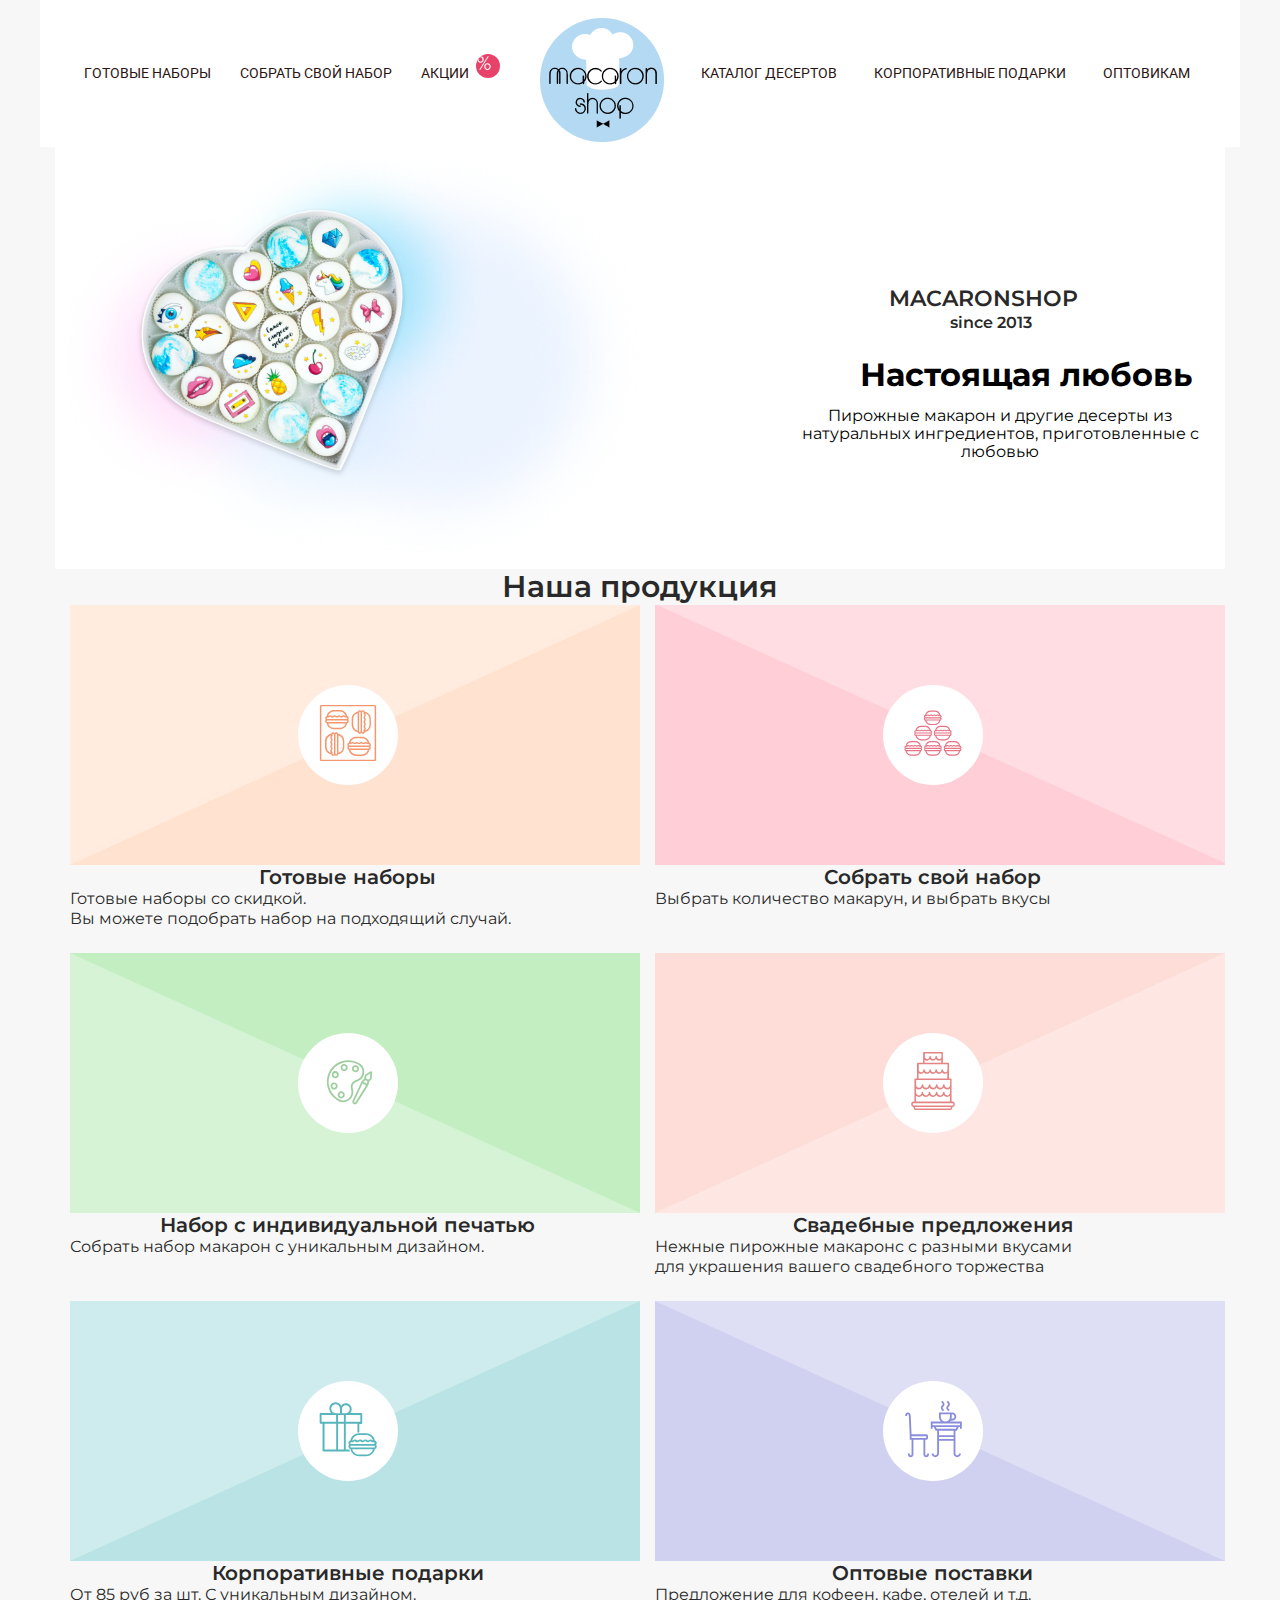
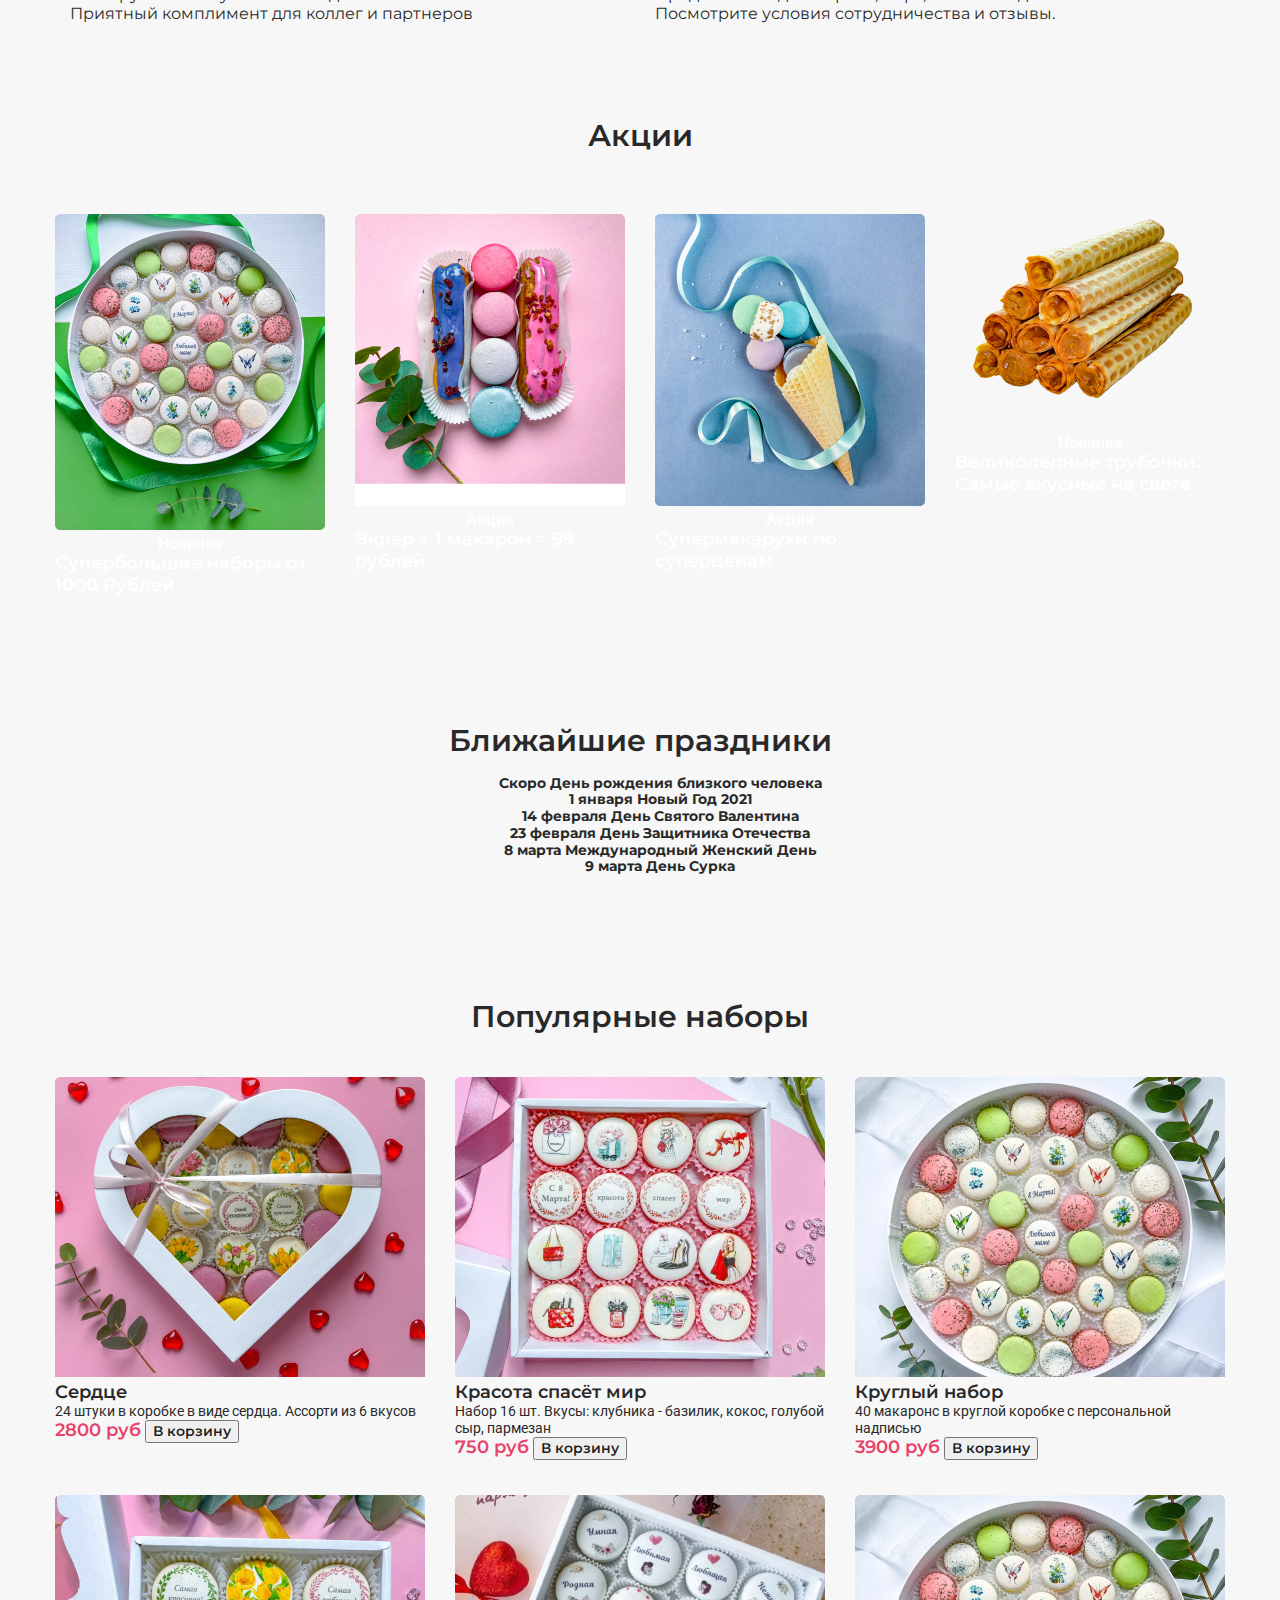
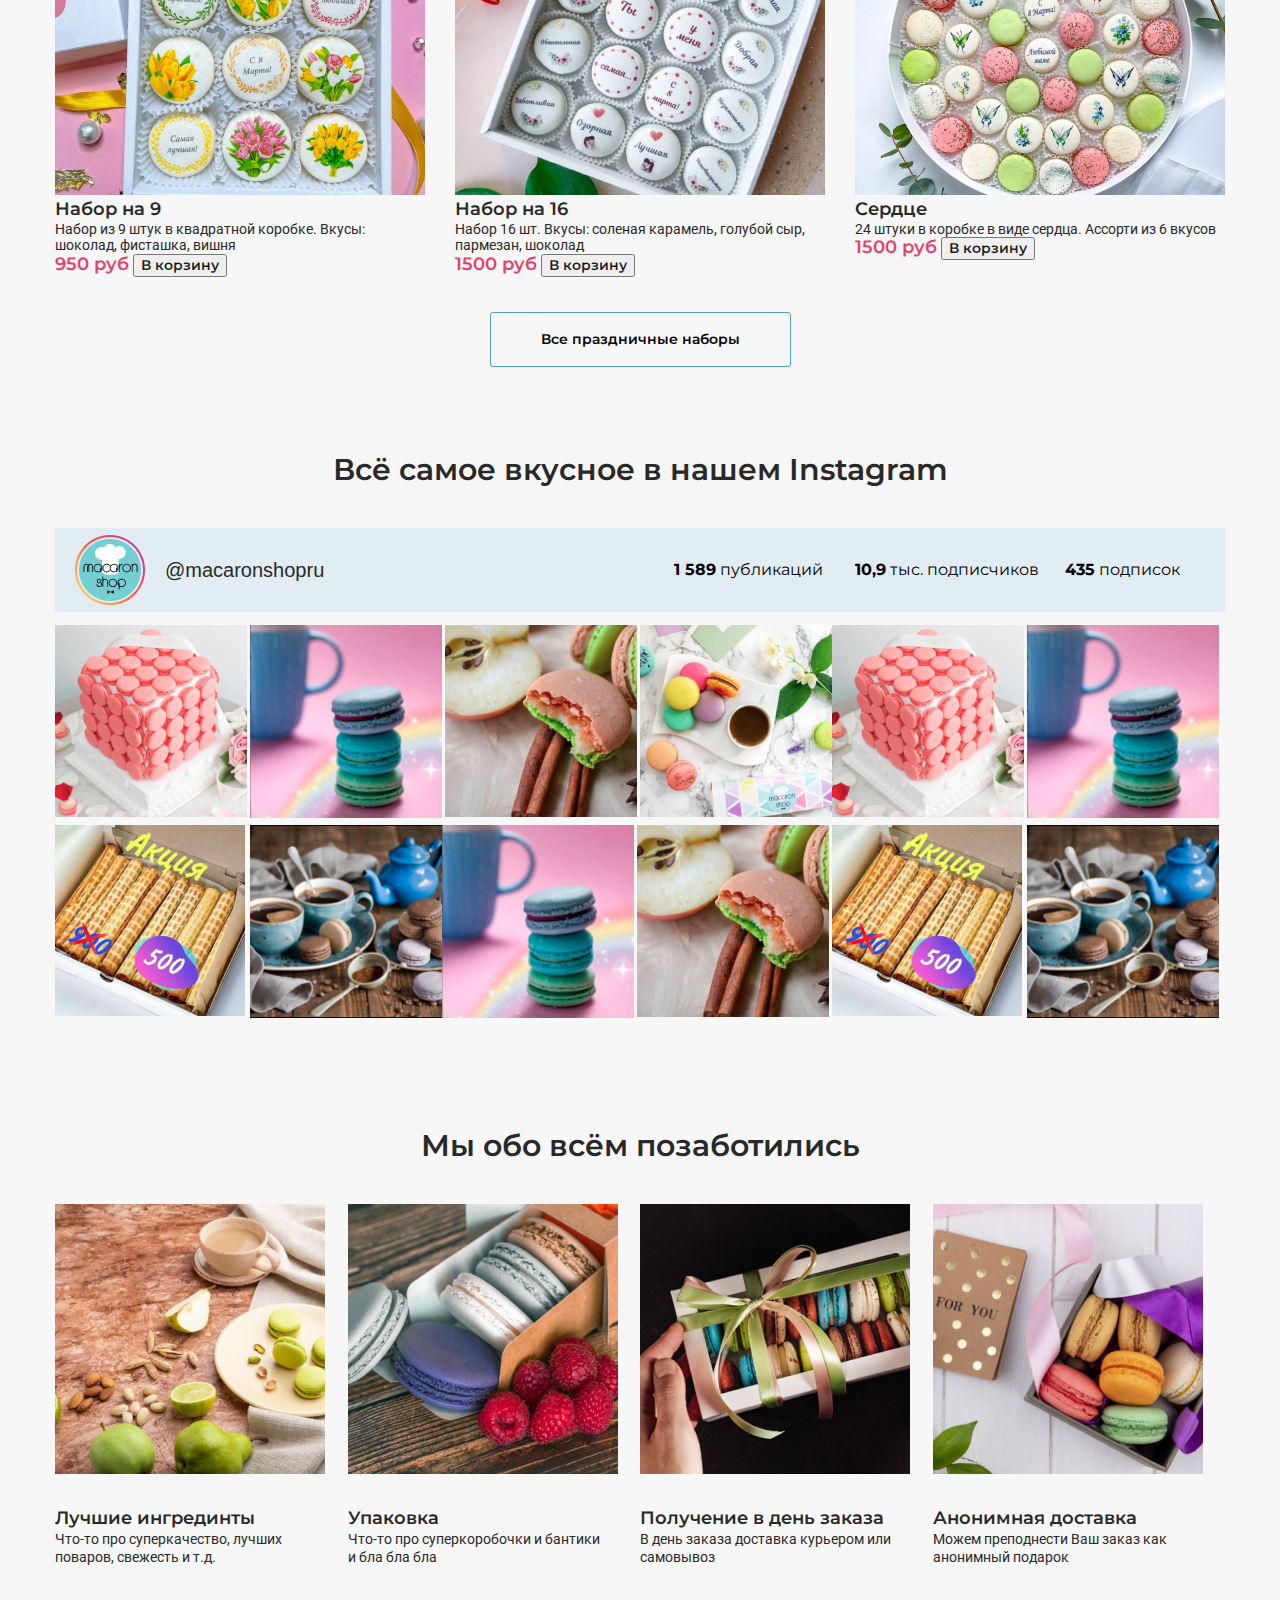
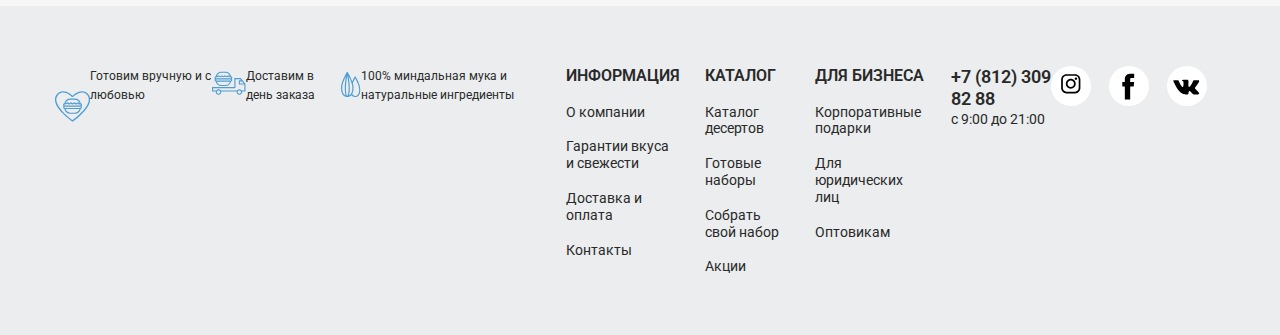
<file: index.html>
<!DOCTYPE html>
<html lang="ru">
  <head>
    <meta charset="UTF-8" />
    <meta name="viewport" content="width=device-width, initial-scale=1.0" />
    <title>Macaronshop</title>
    <link
      href="https://fonts.googleapis.com/css2?family=Montserrat:ital,wght@0,100;0,400;0,700;0,900;1,100;1,400;1,700;1,900&family=Roboto:ital,wght@0,100;0,400;0,700;0,900;1,100;1,400;1,700;1,900&display=swap"
      rel="stylesheet"
    />
    <link rel="stylesheet" href="https://cdnjs.cloudflare.com/ajax/libs/modern-normalize/1.0.0/modern-normalize.min.css">
    <link rel="stylesheet" href="./styles/styles.css" />
  </head>
  <body>
    <!-- Хедер -->

    <header>
      <nav class="container nav">
        <div class="header">
          <ul class="header-title">
            <li class="header-text-contacts"><a href="">Готовые наборы</a></li>
            <li class="header-text-contacts"><a href="">Собрать свой набор</a></li>
            <li class="header-text-contacts"><a href="">Акции<svg class="tel"><use href="./images/symbol-defs.svg#icon-percent" class="percent-svg" width="16" height="18"></use></svg></a></li>
          </ul>
          <a href="./"
            ><img class="logo" src="./images/logo.png" alt="Логотип" width="124"
          /></a>
          <ul class="header-title">
            <li class="header-catalog-item"><a href="">Каталог десертов</a></li>
            <li class="header-catalog-item"><a href="">Корпоративные подарки</a></li>
            <li class="header-catalog-item"><a href="">Оптовикам</a></li>
          </ul>
        </div>
      </nav>
    </header>

    <!-- Герой -->

    <main>
      <section class="container">
        <div class="hero hero-block">
        <span class="hero-title" lang="en">Macaronshop</span><br />
        <span class="hero-since" lang="en">since 2013</span>
        <h1 class="love">Настоящая любовь</h1>
        <p class="love-text">
          Пирожные макарон и другие десерты
          из натуральных ингредиентов, приготовленные с любовью
        </p></div>
      </section>

      <!-- Наша продукция -->

      <section class="container production">
        <h2>Наша продукция</h2>
        <ul class="item">
          <li class="item-elements">
            <a href=""
              ><div class="box-img"><img class="img"
                src="./images/production_001.jpg"
                alt="Готовые наборы"
            
            /><button class="set-one"><svg class="set-icon"><use href="./images/symbol-defs.svg#icon-sets_1" ></use></svg></button></div></a>
            <p>Готовые наборы</p>
            <span>
              Готовые наборы со скидкой. <br />
              Вы можете подобрать набор на подходящий случай.</span
            >


          </li>
          <li class="item-elements">
            <a href=""
              ><div class="box-img"><img class="img"
                src="./images/production_002.jpg"
                alt="Собрать свой набор"
            /><button class="set-one"><svg class="set-icon"><use href="./images/symbol-defs.svg#icon-sets_2" ></use></svg></button></div></a>
            <p>Собрать свой набор</p>
            <span>Выбрать количество макарун, и выбрать вкусы</span>
          </li>
          <li class="item-elements">
            <a href=""
              ><div class="box-img"><img class="img"
                src="./images/production_003.jpg"
                alt="Набор с индивидуальной печатью"
                
            /><button class="set-one"><svg class="set-icon"><use href="./images/symbol-defs.svg#icon-sets_3" ></use></svg></button></div></a>
            <p>Набор с индивидуальной печатью</p>
            <span>Собрать набор макарон с уникальным дизайном.</span>
          </li>
          <li class="item-elements">
            <a href=""
              ><div class="box-img"><img class="img"
                src="./images/production_004.jpg"
                alt="Свадебные предложения"
                
            /><button class="set-one"><svg class="set-icon"><use href="./images/symbol-defs.svg#icon-sets_4" ></use></svg></button></div></a>
            <p>Свадебные предложения</p>
            <span
              >Нежные пирожные макаронс с разными вкусами <br />
              для украшения вашего свадебного торжества</span
            >
          </li>
          <li class="item-elements">
            <a href=""
              ><div class="box-img"><img class="img"
                src="./images/production_005.jpg"
                alt="Корпоративные подарки"
                
            /><button class="set-one"><svg class="set-icon"><use href="./images/symbol-defs.svg#icon-sets_5" ></use></svg></button></div></a>
            <p>Корпоративные подарки</p>
            <span
              >От 85 руб за шт. С уникальным дизайном. <br />
              Приятный комплимент для коллег и партнеров</span
            >
          </li>
          <li class="item-elements">
            <a href=""
              ><div class="box-img"><img class="img"
                src="./images/production_006.jpg"
                alt="Оптовые поставки"
                
            /><button class="set-one"><svg class="set-icon"><use href="./images/symbol-defs.svg#icon-sets_6" ></use></svg></button></div></a>
            <p>Оптовые поставки</p>
            <span
              >Предложение для кофеен, кафе, отелей и т.д. <br />
              Посмотрите условия сотрудничества и отзывы.</span
            >
          </li>
        </ul>
      </section>

      <!-- Акции -->

      <section class="container">
        <h2 class="title-action">Акции</h2>
        <ul class="action">
          <li class="action-item">
            <img src="./images/action_01.jpg" alt="Наборы" width="270" />
            <p>Новинка</p>
            <span>Супербольшие наборы от 1000 Рублей</span>
          </li>
          <li class="action-item">
            <img src="./images/action_02.jpg" alt="Эклер" width="270" />
            <p>Акция</p>
            <span>Эклер + 1 макарон = 99 рублей</span>
          </li>
          <li class="action-item">
            <img src="./images/action_03.jpg" alt="Супермакарухи" width="270" />
            <p>Акция</p>
            <span>Супермакарухи по суперценам</span>
          </li>
          <li class="action-item">
            <img src="./images/action_04.png" alt="Трубочки" width="246" />
            <p>Новинка</p>
            <span>Великолепные трубочки. Самые вкусные на свете</span>
          </li>
        </ul>
      </section>

      <!-- Ближайшие праздники -->

      <section class="container">
        <h2 class="holiday-title">Ближайшие праздники</h2>
        <ul class="holiday">
          <li><p>Скоро День рождения близкого человека</p></li>
          <li><p>1 января Новый Год 2021</p></li>
          <li><p>14 февраля День Святого Валентина</p></li>
          <li><p>23 февраля День Защитника Отечества</p></li>
          <li><p>8 марта Международный Женский День</p></li>
          <li><p>9 марта День Сурка</p></li>
        </ul>
      </section>

      <!-- Популярные наборы -->

      <section class="container">
        <h2 class="card-title">Популярные наборы</h2>
        <ul class="card">
          <li class="card-item">
            <img src="./images/nabor_01.jpg" alt="Сердце" width="370" />
            <h3>Сердце</h3>
            <p>24 штуки в коробке в виде сердца. Ассорти из 6 вкусов</p>
            <span>2800 руб</span>
            <button type="button" class="card-button">В корзину</button>
          </li>
          <li class="card-item">
            <img
              src="./images/nabor_02.jpg"
              alt="Красота спасёт мир"
              width="370"
            />
            <h3>Красота спасёт мир</h3>
            <p>
              Набор 16 шт. Вкусы: клубника - базилик, кокос, голубой сыр,
              пармезан
            </p>
            <span>750 руб</span>
            <button type="button" class="card-button">В корзину</button>
          </li>
          <li class="card-item">
            <img src="./images/nabor_03.jpg" alt="Круглый набор" width="370" />
            <h3>Круглый набор</h3>
            <p>40 макаронс в круглой коробке с персональной надписью</p>
            <span>3900 руб</span>
            <button type="button" class="card-button">В корзину</button>
          </li>
          <li class="card-item">
            <img src="./images/nabor_04.jpg" alt="Набор на 9" width="370" />
            <h3>Набор на 9</h3>
            <p>
              Набор из 9 штук в квадратной коробке. Вкусы: шоколад, фисташка,
              вишня
            </p>
            <span>950 руб</span>
            <button type="button" class="card-button">В корзину</button>
          </li>
          <li class="card-item">
            <img src="./images/nabor_05.jpg" alt="Набор на 16" width="370" />
            <h3>Набор на 16</h3>
            <p>
              Набор 16 шт. Вкусы: соленая карамель, голубой сыр, пармезан,
              шоколад
            </p>
            <span>1500 руб</span>
            <button type="button" class="card-button">В корзину</button>
          </li>
          <li class="card-item">
            <img src="./images/nabor_06.jpg" alt="Сердце" width="370" />
            <h3>Сердце</h3>
            <p>24 штуки в коробке в виде сердца. Ассорти из 6 вкусов</p>
            <span>1500 руб</span>
            <button type="button" class="card-button">В корзину</button>
          </li>
        </ul>
        <div class="card-button"><a href="" class="card-link">Все праздничные наборы</a></div>
      </section>

      <!-- Instagram -->

      <section class="container">
        <h2 class="instagram">Всё самое вкусное в нашем <span lang="en">Instagram</span></h2>
        <div class="inst">
          <img class="inst-img" src="./images/logo-inst.png" alt="instagam" width="70" /><a
            href="" class="inst-link"
            >@macaronshopru</a
          >
          <ul class="inst-statistic">
            <li><b>1 589</b> публикаций</li>
            <li class="inst-li"><b>10,9</b> тыс. подписчиков</li>
            <li class="inst-item"><b>435</b> подписок</li>
          </ul>
        </div>
        <ul class="inst-block">
          <li class="inst-block-img">
            <img
              src="./images/instagram_01.jpg"
              alt="Макарон квадратом"
              width="192"
            />
          </li>
          <li class="inst-block-img">
            <img src="./images/instagram_02.jpg" alt="Макарон" width="192" />
          </li>
          <li class="inst-block-img">
            <img
              src="./images/instagram_03.jpg"
              alt="Макарон надкушеный"
              width="192"
            />
          </li>
          <li class="inst-block-img">
            <img
              src="./images/instagram_04.jpg"
              alt="Макарон с кофе"
              width="192"
            />
          </li>
          <li class="inst-block-img">
            <img
              src="./images/instagram_01.jpg"
              alt="Макарон квадратом"
              width="192"
            />
          </li>
          <li class="inst-block-img">
            <img src="./images/instagram_02.jpg" alt="Макарон" width="192" />
          </li>
          <li class="inst-block-img">
            <img src="./images/instagram_05.jpg" alt="Вафли" width="192" />
          </li>
          <li class="inst-block-img">
            <img src="./images/instagram_06.jpg" alt="Кофе" width="192" />
          </li>
          <li class="inst-block-img">
            <img src="./images/instagram_02.jpg" alt="Макарон" width="192" />
          </li>
          <li class="inst-block-img">
            <img
              src="./images/instagram_03.jpg"
              alt="Макарон надкушеный"
              width="192"
            />
          </li>
          <li class="inst-block-img"> 
            <img src="./images/instagram_05.jpg" alt="Вафли" width="192" />
          </li>
          <li class="inst-block-img">
            <img src="./images/instagram_06.jpg" alt="Кофе" width="192" />
          </li>
        </ul>
      </section>

      <!-- Сервис -->

      <section class="container service-section">
        <h2 class="service-title">Мы обо всём позаботились</h2>
        <ul class="service">
          <li class="service-img">
            <img
              src="./images/Care_01.jpg"
              alt="Забота про ингридиенты"
              width="270"
            />
            <p >Лучшие ингрединты</p>
            <span>Что-то про суперкачество, лучших поваров, свежесть и т.д.</span>
          </li>
          <li class="service-img">
            <img
              src="./images/Care_02.jpg"
              alt="Забота про упаковку"
              width="270"
            />
            <p>Упаковка</p>
            <span>Что-то про суперкоробочки и бантики и бла бла бла</span>
          </li>
          <li class="service-img">
            <img
              src="./images/Care_03.jpg"
              alt="Забота про своевременную доставку"
              width="270"
            />
            <p>Получение в день заказа</p>
            <span>В день заказа доставка курьером или самовывоз</span>
          </li>
          <li class="service-img">
            <img
              src="./images/Care_04.jpg"
              alt="Забота про анонимность"
              width="270"
            />
            <p>Анонимная доставка</p>
            <span>Можем преподнести Ваш заказ как анонимный подарок</span>
          </li>
        </ul>
      </section>
    </main>

    <!-- Футер -->

    <footer class="footer-box">
      <div class="container box">
       <div class="foo-box"> <ul class="footer">
        <svg class="icon-footer-heart"><use href="./images/symbol-defs.svg#icon-footer_heart"></use></svg>
        <li><span>Готовим вручную и с любовью</span></li>
        <svg class="icon-footer-cook"><use href="./images/symbol-defs.svg#icon-footer_cook"></use></svg>
        <li><span>Доставим в день заказа</span></li>
        <svg class="icon-footer-flour"><use href="./images/symbol-defs.svg#icon-footer_flour"></use></svg>
        <li><span>100% миндальная мука и натуральные ингредиенты</span></li>
      </ul> 
      <!-- <address class="footer-adress">
        <span
          >&copy; 2021 Макароншоп <br />ООО "Квантум", Санкт-Петербург, улица
          Маршала Тухачевского, <br />дом 22
        </span>
      </address> -->
      
    <ul class="footer-inf">
        <li>
          <h3 class="footer-company">Информация</h3>
          <ul class="footer-thumb">
          <li class="footer-item">О компании</li>
          <li class="footer-item">Гарантии вкуса и свежести</li>
          <li class="footer-item"> Доставка и оплата</li>
          <li class="footer-item">Контакты</li>
        </ul>
        </li>
        <li>
          <h3 class="footer-company">Каталог</h3>
          <ul class="footer-thumb">
            <li class="footer-item">
              Каталог десертов
            </li>
            <li class="footer-item">Готовые наборы</li>
            <li class="footer-item">Собрать свой набор</li>
            <li class="footer-item">Акции</li>
          </ul>            
        </li>
        <li>
          <h3 class="footer-company">Для бизнеса</h3>
          <ul class="footer-thumb">
            <li class="footer-item">Корпоративные подарки</li>
          <li class="footer-item">Для юридических лиц</li>
          <li class="footer-item">Оптовикам</li></ul>
        </li>
      </ul>
    <div><ul class="adress"><li><a href="tel:+7 (812) 309 82 88" class="footer-tel">+7 (812) 309 82 88</a></li>
        <li><div class="footer-time">с 9:00 до 21:00</div></li></ul></div>
        <div class="social">
      <button class="button-footer"><svg class="icon-inst"><use href="./images/symbol-defs.svg#icon-inst"></use></svg></button>
      <button class="button-footer"><svg class="icon-facbook"><use href="./images/symbol-defs.svg#icon-facebook"></use></svg></button>
      <button class="button-footer"><svg class="icon-vk"><use href="./images/symbol-defs.svg#icon-vk"></use></svg></button>
    </div>  
    </div>
    
    </div>
    </footer>
  </body>
</html>
</file>
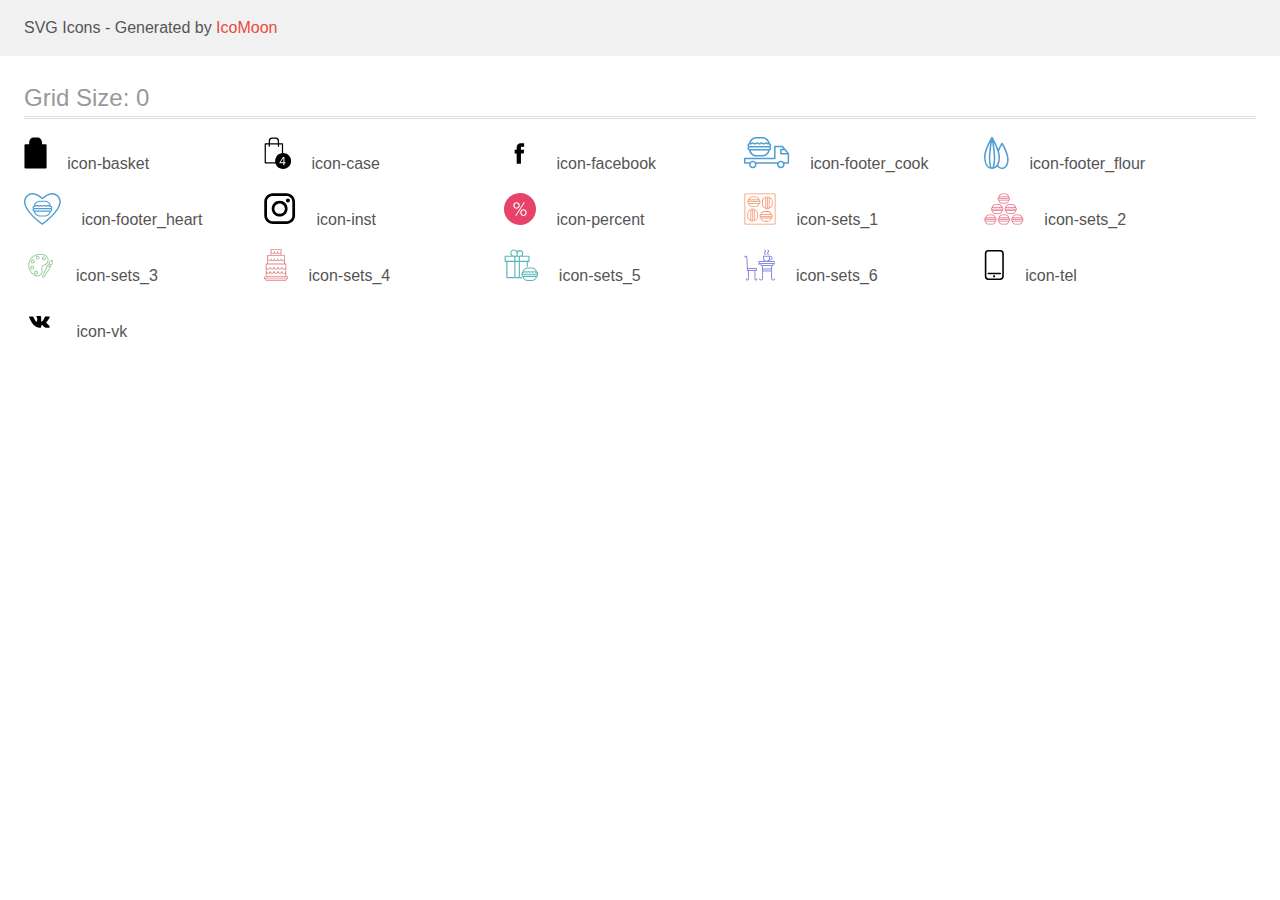
<file: icomoon/demo.html>
<!doctype html>
<html>
<head>
    <title>IcoMoon - SVG Icons</title>
    <meta charset="utf-8">
    <meta name="viewport" content="width=device-width, initial-scale=1">
    <link rel="stylesheet" href="demo-files/demo.css">
    <link rel="stylesheet" href="style.css">
</head>
<body>
<svg aria-hidden="true" style="position: absolute; width: 0; height: 0; overflow: hidden;" version="1.1" xmlns="http://www.w3.org/2000/svg" xmlns:xlink="http://www.w3.org/1999/xlink">
<defs>
<symbol id="icon-basket" viewBox="0 0 23 32">
<path stroke-linejoin="round" stroke-linecap="round" stroke-miterlimit="10" stroke-width="2.1333" d="M21.777 8.184h-20.253v22.292h20.253v-22.292z"></path>
<path stroke-linejoin="round" stroke-linecap="round" stroke-miterlimit="10" stroke-width="2.1333" d="M6.281 10.903v-5.709c0-2.039 1.495-3.67 3.262-3.67h4.214c1.767 0 3.262 1.631 3.262 3.67v5.709"></path>
</symbol>
<symbol id="icon-case" viewBox="0 0 27 32">
<path fill="none" stroke="#000" style="stroke: var(--color1, #000)" stroke-linejoin="round" stroke-linecap="round" stroke-miterlimit="10" stroke-width="1.2308" d="M18.462 6.897h-17.231v18.965h17.231v-18.965z"></path>
<path fill="none" stroke="#000" style="stroke: var(--color1, #000)" stroke-linejoin="round" stroke-linecap="round" stroke-miterlimit="10" stroke-width="1.2308" d="M5.278 9.21v-4.857c0-1.735 1.272-3.122 2.775-3.122h3.585c1.503 0 2.775 1.388 2.775 3.122v4.857"></path>
<path fill="#000" style="fill: var(--color1, #000)" d="M27.077 24c0 4.418-3.582 8-8 8s-8-3.582-8-8c0-4.418 3.582-8 8-8s8 3.582 8 8z"></path>
<path fill="#fff" style="fill: var(--color2, #fff)" d="M20.347 28.308h-1.022v-2.080h-3.902v-0.849l3.52-5.28h1.403v5.231h1.157v0.898h-1.157v2.080zM19.325 25.329v-4.283l-2.88 4.283h2.88z"></path>
</symbol>
<symbol id="icon-facebook" viewBox="0 0 32 32">
<path d="M19.757 16.406h-2.817v10.321h-4.268v-10.321h-2.030v-3.627h2.030v-2.347c0-1.678 0.797-4.307 4.306-4.307l3.162 0.013v3.521h-2.294c-0.376 0-0.905 0.188-0.905 0.989v2.135h3.19l-0.373 3.624z"></path>
</symbol>
<symbol id="icon-footer_cook" viewBox="0 0 46 32">
<path fill="#4e9dd3" style="fill: var(--color3, #4e9dd3)" d="M45.254 16.195l-6.054-7.189c-0.151-0.151-0.378-0.303-0.605-0.303h-8.324v12.108h-30.27v5.297c0 0.454 0.303 0.757 0.757 0.757h4.389c-0.076 0.227-0.076 0.53-0.076 0.757 0 2.119 1.665 3.784 3.784 3.784s3.784-1.665 3.784-3.784c0-0.227 0-0.53-0.076-0.757h20.811c-0.076 0.227-0.076 0.53-0.076 0.757 0 2.119 1.665 3.784 3.784 3.784s3.784-1.665 3.784-3.784c0-0.227 0-0.53-0.076-0.757h3.859c0.454 0 0.757-0.303 0.757-0.757v-9.459c0-0.151-0.076-0.303-0.151-0.454zM43.060 15.892h-5.222v-2.649h2.951l2.27 2.649zM8.854 29.892c-1.287 0-2.27-0.984-2.27-2.27 0-0.378 0.076-0.757 0.303-1.135 0.378-0.681 1.135-1.135 1.968-1.135 0.227 0 0.378 0 0.605 0.076 0.378 0.076 0.757 0.303 0.984 0.605 0.151 0.151 0.227 0.303 0.378 0.454 0.227 0.378 0.303 0.757 0.303 1.135 0 1.287-1.059 2.27-2.27 2.27zM37.081 29.892c-1.286 0-2.27-0.984-2.27-2.27 0-0.378 0.076-0.757 0.303-1.135 0.378-0.681 1.135-1.135 1.968-1.135 0.227 0 0.378 0 0.605 0.076 0.378 0.076 0.757 0.303 0.984 0.605 0.151 0.151 0.227 0.303 0.378 0.454 0.227 0.378 0.303 0.757 0.303 1.135 0 1.287-0.984 2.27-2.27 2.27zM43.892 25.351h-3.784c0-0.076-0.076-0.076-0.076-0.151-0.076-0.076-0.151-0.151-0.227-0.227s-0.076-0.076-0.151-0.151-0.151-0.151-0.227-0.151c-0.076-0.076-0.076-0.076-0.151-0.076-0.076-0.076-0.151-0.076-0.227-0.151-0.076 0-0.076-0.076-0.151-0.076-0.076-0.076-0.151-0.076-0.227-0.151-0.076 0-0.151-0.076-0.151-0.076-0.076 0-0.151-0.076-0.303-0.076-0.076 0-0.151 0-0.151-0.076-0.076 0-0.227-0.076-0.303-0.076s-0.076 0-0.151 0c-0.151 0-0.303 0-0.454 0s-0.303 0-0.454 0c-0.076 0-0.076 0-0.151 0s-0.227 0-0.303 0.076c-0.076 0-0.151 0-0.151 0.076-0.076 0-0.151 0.076-0.303 0.076-0.076 0-0.151 0.076-0.151 0.076-0.076 0.076-0.151 0.076-0.227 0.151-0.076 0-0.076 0.076-0.151 0.076-0.076 0.076-0.151 0.076-0.227 0.151-0.076 0-0.076 0.076-0.151 0.076-0.076 0.076-0.151 0.151-0.227 0.151-0.076 0.076-0.076 0.076-0.151 0.151s-0.151 0.151-0.227 0.227c0 0.076-0.076 0.076-0.076 0.151h-22.324c0-0.076-0.076-0.076-0.076-0.151-0.076-0.076-0.151-0.151-0.227-0.227s-0.076-0.076-0.151-0.151-0.151-0.151-0.227-0.151c-0.076-0.076-0.076-0.076-0.151-0.076-0.076-0.076-0.151-0.076-0.227-0.151-0.076 0-0.076-0.076-0.151-0.076-0.076-0.076-0.151-0.076-0.227-0.151-0.076 0-0.151-0.076-0.151-0.076-0.076 0-0.151-0.076-0.303-0.076-0.076 0-0.151 0-0.151-0.076-0.076 0-0.227-0.076-0.303-0.076s-0.076 0-0.151 0c-0.151 0-0.303 0-0.454 0s-0.303 0-0.454 0c-0.076 0-0.076 0-0.151 0s-0.227 0-0.303 0.076c-0.076 0-0.151 0-0.151 0.076-0.076 0-0.151 0.076-0.227 0.076s-0.151 0.076-0.227 0.076c-0.076 0-0.151 0.076-0.227 0.076s-0.151 0.076-0.227 0.076c-0.076 0.076-0.151 0.076-0.227 0.151s-0.151 0.076-0.151 0.151-0.076 0.076-0.151 0.151-0.151 0.076-0.151 0.151c-0.227 0.076-0.227 0.151-0.303 0.227s-0.076 0.151-0.151 0.151h-4.314v-3.027h29.514c0.454 0 0.757-0.303 0.757-0.757v-11.351h6.433l1.286 1.514h-2.422c-0.454 0-0.757 0.303-0.757 0.757v4.162c0 0.454 0.303 0.757 0.757 0.757h6.811v7.946z"></path>
<path fill="#4e9dd3" style="fill: var(--color3, #4e9dd3)" d="M25.881 6.13c-0.681-3.557-3.784-6.13-7.492-6.13h-5.903c-3.632 0-6.735 2.573-7.492 6.13-0.908 0.303-1.589 1.135-1.589 2.119 0 0.605 0.227 1.135 0.605 1.514-0.378 0.378-0.605 0.908-0.605 1.514 0 0.984 0.681 1.892 1.589 2.119 0.681 3.557 3.784 6.13 7.492 6.13h5.903c3.632 0 6.735-2.573 7.492-6.13 0.908-0.303 1.589-1.135 1.589-2.119 0-0.605-0.227-1.135-0.605-1.514 0.378-0.378 0.605-0.908 0.605-1.514 0.076-0.984-0.605-1.816-1.589-2.119zM12.486 1.514h5.903c2.8 0 5.146 1.892 5.903 4.541h-0.303l-0.151-0.151c-0.303-0.454-0.832-0.605-1.362-0.605h-0.454c-0.53 0-1.059 0.227-1.438 0.605-0.076 0.076-0.227 0.151-0.378 0.151h-0.454c-0.151 0-0.303-0.076-0.378-0.151-0.378-0.454-0.908-0.605-1.438-0.605h-0.454c-0.53 0-1.059 0.227-1.438 0.605-0.076 0.076-0.227 0.151-0.378 0.151h-0.454c-0.151 0-0.303-0.076-0.378-0.151-0.303-0.454-0.832-0.605-1.362-0.605h-0.454c-0.53 0-1.059 0.227-1.438 0.605-0.076 0.076-0.227 0.151-0.378 0.151h-0.454c-0.151 0-0.303-0.076-0.378-0.151-0.378-0.454-0.908-0.605-1.438-0.605h-0.454c-0.53 0-1.059 0.227-1.438 0.605l-0.151 0.076h-0.227c0.681-2.573 3.103-4.465 5.827-4.465zM5.676 7.492h1.816l0.605-0.605c0.151-0.076 0.227-0.151 0.378-0.151h0.454c0.151 0 0.303 0.076 0.378 0.151 0.378 0.378 0.908 0.605 1.438 0.605h0.454c0.53 0 1.059-0.227 1.438-0.605 0.076-0.076 0.227-0.151 0.378-0.151h0.454c0.151 0 0.303 0.076 0.378 0.151 0.378 0.378 0.908 0.605 1.438 0.605h0.454c0.53 0 1.059-0.227 1.438-0.605 0.076-0.076 0.227-0.151 0.303-0.151h0.454c0.151 0 0.303 0.076 0.378 0.151 0.378 0.378 0.908 0.605 1.438 0.605h0.454c0.53 0 1.059-0.227 1.438-0.605 0.076-0.076 0.227-0.151 0.378-0.151h0.454c0.151 0 0.303 0.076 0.378 0.151l0.605 0.605h1.816c0.378 0 0.757 0.303 0.757 0.757s-0.303 0.757-0.757 0.757h-19.6c-0.378 0-0.757-0.303-0.757-0.757s0.378-0.757 0.757-0.757zM18.465 18.011h-5.903c-2.8 0-5.146-1.892-5.903-4.541h17.708c-0.757 2.724-3.103 4.541-5.903 4.541zM25.276 12.033h-19.6c-0.378 0-0.757-0.303-0.757-0.757s0.303-0.757 0.757-0.757h19.524c0.378 0 0.757 0.303 0.757 0.757s-0.303 0.757-0.681 0.757z"></path>
</symbol>
<symbol id="icon-footer_flour" viewBox="0 0 25 32">
<path fill="#4e9dd3" style="fill: var(--color3, #4e9dd3)" d="M18.651 6.115c-0.068-0.111-0.164-0.204-0.279-0.268s-0.245-0.098-0.377-0.098c-0.132 0-0.262 0.034-0.377 0.098s-0.211 0.156-0.279 0.268c-1.139 1.92-2.172 3.898-3.095 5.926-1.514-4.047-3.391-7.955-5.609-11.677l-0.001-0.002c-0.031-0.049-0.067-0.094-0.108-0.135-0.010-0.010-0.020-0.020-0.031-0.029-0.042-0.039-0.088-0.073-0.137-0.102l-0.002-0.001c-0.050-0.027-0.103-0.049-0.159-0.064-0.014-0.004-0.027-0.008-0.042-0.011-0.115-0.030-0.236-0.030-0.351 0-0.014 0.003-0.028 0.007-0.042 0.011-0.055 0.015-0.107 0.036-0.157 0.063l-0.003 0.001c-0.050 0.029-0.096 0.063-0.137 0.102-0.011 0.009-0.021 0.019-0.031 0.029-0.041 0.041-0.078 0.086-0.108 0.135l-0.001 0.002c-0.299 0.491-7.324 12.115-7.324 19.76 0 8.755 4.122 11.875 7.98 11.875 1.017 0 2.021-0.224 2.938-0.655s1.724-1.059 2.361-1.837c0.514 0.767 1.214 1.396 2.038 1.831s1.744 0.663 2.679 0.662c3.2 0 6.62-2.568 6.62-9.777 0-6.243-5.721-15.707-5.964-16.107zM7.98 30.499c-0.362-0.113-1.667-2.165-1.667-10.374 0-4.659 0.957-11.072 1.667-15.185 0.71 4.112 1.667 10.524 1.667 15.185 0 8.21-1.304 10.261-1.667 10.374zM1.528 20.125c0-4.531 2.763-10.793 4.844-14.868-0.705 4.153-1.586 10.262-1.586 14.868 0 3.609 0.247 7.678 1.192 9.993-2.789-1.136-4.45-4.75-4.45-9.993zM9.983 30.118c0.945-2.315 1.192-6.384 1.192-9.993 0-4.606-0.881-10.714-1.586-14.867 1.533 2.937 2.813 5.994 3.826 9.141l0 0.002c0.312 1.011 0.565 2.038 0.756 3.077 0.003 0.017 0.006 0.035 0.009 0.051 0.037 0.211 0.070 0.418 0.099 0.621 0.004 0.029 0.009 0.057 0.013 0.086 0.026 0.19 0.048 0.376 0.066 0.559 0.004 0.036 0.009 0.072 0.012 0.108 0.017 0.176 0.029 0.347 0.039 0.516 0.002 0.038 0.006 0.076 0.008 0.113 0.010 0.202 0.016 0.4 0.016 0.593 0 0.198-0.002 0.393-0.007 0.586-0.071 2.897-0.672 5.315-1.75 7.021-0.009 0.017-0.017 0.034-0.024 0.051-0.617 1.035-1.552 1.852-2.67 2.335v0zM17.995 30.5c-1.58 0-2.88-0.804-3.78-2.33 0.931-1.631 1.565-3.846 1.71-6.751 0.003-0.066 0.006-0.132 0.009-0.199 0.015-0.356 0.025-0.719 0.025-1.095 0-0.221-0.007-0.448-0.019-0.681-0.005-0.105-0.015-0.212-0.023-0.318-0.009-0.124-0.017-0.247-0.029-0.374-0.014-0.146-0.032-0.294-0.050-0.441-0.011-0.086-0.020-0.172-0.032-0.26-0.025-0.182-0.053-0.366-0.084-0.55-0.009-0.053-0.017-0.105-0.026-0.158-0.038-0.221-0.080-0.444-0.126-0.669l-0.010-0.049c-0.162-0.79-0.366-1.595-0.605-2.405 0.895-2.121 1.909-4.191 3.038-6.201 1.508 2.691 5.092 9.573 5.092 14.202 0 5.106-1.951 8.277-5.092 8.277z"></path>
</symbol>
<symbol id="icon-footer_heart" viewBox="0 0 37 32">
<path fill="#4e9dd3" style="fill: var(--color3, #4e9dd3)" d="M26.973 12.633c-0.558-2.915-3.136-4.998-6.133-4.998h-4.879c-2.997 0-5.576 2.152-6.133 4.998-0.767 0.208-1.324 0.902-1.324 1.735 0 0.486 0.209 0.902 0.488 1.249-0.279 0.347-0.488 0.764-0.488 1.249 0 0.833 0.558 1.527 1.324 1.735 0.558 2.915 3.136 4.998 6.133 4.998h4.879c2.997 0 5.576-2.152 6.133-4.998 0.767-0.208 1.324-0.902 1.324-1.735 0-0.486-0.209-0.902-0.488-1.249 0.279-0.347 0.488-0.764 0.488-1.249 0-0.833-0.558-1.527-1.324-1.735zM15.961 8.816h4.879c2.3 0 4.252 1.527 4.879 3.679h-0.209l-0.139-0.139c-0.348-0.347-0.767-0.486-1.185-0.486h-0.348c-0.418 0-0.836 0.139-1.185 0.486-0.070 0.069-0.209 0.139-0.279 0.139h-0.348c-0.139 0-0.209-0.069-0.279-0.139-0.348-0.347-0.767-0.486-1.185-0.486h-0.349c-0.418 0-0.836 0.139-1.185 0.486-0.070 0.069-0.209 0.139-0.279 0.139h-0.348c-0.139 0-0.209-0.069-0.279-0.139-0.348-0.347-0.767-0.486-1.185-0.486h-0.348c-0.418 0-0.836 0.139-1.185 0.486-0.070 0.069-0.209 0.139-0.279 0.139h-0.348c-0.139 0-0.209-0.069-0.279-0.139-0.348-0.347-0.767-0.486-1.185-0.486h-0.349c-0.418 0-0.836 0.139-1.185 0.486l-0.139 0.139h-0.488c0.558-2.082 2.509-3.679 4.809-3.679zM10.385 13.744h1.464l0.488-0.486c0.070-0.069 0.209-0.069 0.348-0.069h0.348c0.139 0 0.209 0.069 0.279 0.139 0.348 0.347 0.767 0.486 1.185 0.486h0.348c0.418 0 0.836-0.139 1.185-0.486 0.070-0.069 0.209-0.139 0.279-0.139h0.418c0.139 0 0.209 0.069 0.279 0.139 0.349 0.347 0.767 0.486 1.185 0.486h0.348c0.418 0 0.836-0.139 1.185-0.486 0.070-0.069 0.209-0.139 0.279-0.139h0.348c0.139 0 0.209 0.069 0.279 0.139 0.348 0.347 0.767 0.486 1.185 0.486h0.488c0.418 0 0.836-0.139 1.185-0.486 0.070-0.139 0.209-0.139 0.279-0.139h0.349c0.139 0 0.209 0.069 0.279 0.139l0.488 0.486h1.603c0.348 0 0.627 0.278 0.627 0.625s-0.279 0.625-0.627 0.625h-16.1c-0.348 0-0.627-0.278-0.627-0.625s0.279-0.694 0.627-0.694zM20.84 22.421h-4.879c-2.3 0-4.252-1.527-4.879-3.679h14.567c-0.558 2.082-2.509 3.679-4.809 3.679zM26.485 17.492h-16.1c-0.348 0-0.627-0.278-0.627-0.625s0.279-0.625 0.627-0.625h16.1c0.348 0 0.627 0.278 0.627 0.625s-0.348 0.625-0.627 0.625z"></path>
<path fill="#4e9dd3" style="fill: var(--color3, #4e9dd3)" d="M8.502 1.388c4.461 0 8.712 4.165 8.921 4.373 0.279 0.278 0.627 0.347 0.906 0.347s0.627-0.139 0.906-0.347c0.070 0 2.161-2.082 5.018-3.332 1.464-0.625 2.788-0.972 4.042-0.972 1.812 0 3.415 0.694 4.809 2.082 1.742 1.666 2.439 3.679 2.23 5.97-0.767 8.469-13.8 18.464-17.006 20.824-1.394-1.041-4.6-3.471-7.876-6.594-5.506-5.484-8.642-10.343-9.061-14.299-0.139-2.291 0.558-4.234 2.23-5.97 1.533-1.527 3.276-2.082 4.879-2.082zM8.502 0c-2.23 0-4.182 0.833-5.855 2.499-2.021 2.082-2.858 4.373-2.648 7.080 0.418 4.304 3.624 9.371 9.548 15.063 3.415 3.263 6.761 5.831 8.015 6.733l0.836 0.625 0.836-0.625c3.903-2.846 16.727-12.842 17.564-21.796 0.279-2.777-0.627-5.137-2.648-7.080-1.673-1.666-3.624-2.499-5.855-2.499-1.464 0-2.997 0.347-4.6 1.111-1.673 0.764-3.345 1.805-4.948 3.262h-0.070l-0.348 0.347c-0.627-0.694-5.018-4.72-9.827-4.72z"></path>
</symbol>
<symbol id="icon-inst" viewBox="0 0 32 32">
<path d="M22.552 0.262h-13.794c-4.685 0-8.496 3.811-8.496 8.496v13.794c0 4.685 3.811 8.496 8.496 8.496h13.794c4.685 0 8.496-3.811 8.496-8.496v-13.794c0-4.685-3.811-8.496-8.496-8.496zM28.317 22.552c0 3.179-2.586 5.764-5.765 5.764h-13.795c-3.178 0-5.764-2.586-5.764-5.764v-13.794c0-3.178 2.586-5.764 5.764-5.764h13.794c3.179 0 5.765 2.586 5.765 5.764v13.794h0z"></path>
<path d="M15.655 7.722c-4.374 0-7.933 3.559-7.933 7.933s3.559 7.933 7.933 7.933c4.374 0 7.933-3.558 7.933-7.933s-3.559-7.933-7.933-7.933zM15.655 20.855c-2.868 0-5.201-2.333-5.201-5.201s2.333-5.201 5.201-5.201 5.201 2.333 5.201 5.201c0 2.868-2.333 5.201-5.201 5.201z"></path>
<path d="M23.921 5.406c-0.526 0-1.043 0.213-1.415 0.586-0.374 0.371-0.588 0.889-0.588 1.417 0 0.526 0.215 1.043 0.588 1.417 0.371 0.371 0.889 0.586 1.415 0.586 0.528 0 1.044-0.215 1.417-0.586 0.373-0.373 0.586-0.89 0.586-1.417 0-0.528-0.213-1.045-0.586-1.417-0.371-0.373-0.889-0.586-1.417-0.586z"></path>
</symbol>
<symbol id="icon-percent" viewBox="0 0 32 32">
<path fill="#e7426a" style="fill: var(--color4, #e7426a)" d="M32 16c0 8.837-7.163 16-16 16s-16-7.163-16-16c0-8.837 7.163-16 16-16s16 7.163 16 16z"></path>
<path fill="#fff" style="fill: var(--color2, #fff)" d="M14.826 14.787c-0.6 0.613-1.373 0.92-2.32 0.92s-1.72-0.307-2.32-0.92c-0.587-0.627-0.88-1.407-0.88-2.34 0-0.947 0.3-1.733 0.9-2.36 0.6-0.64 1.367-0.96 2.3-0.96 0.947 0 1.72 0.32 2.32 0.96 0.613 0.627 0.92 1.413 0.92 2.36 0 0.933-0.307 1.713-0.92 2.34zM12.326 22.667h-1.080l8.52-13.34h1.1l-8.54 13.34zM21.786 21.987c-0.6 0.613-1.373 0.92-2.32 0.92s-1.72-0.307-2.32-0.92c-0.587-0.627-0.88-1.407-0.88-2.34 0-0.947 0.3-1.733 0.9-2.36 0.6-0.64 1.367-0.96 2.3-0.96 0.947 0 1.72 0.32 2.32 0.96 0.6 0.627 0.9 1.413 0.9 2.36 0 0.933-0.3 1.713-0.9 2.34zM11.066 14.067c0.373 0.427 0.853 0.64 1.44 0.64s1.073-0.213 1.46-0.64c0.387-0.44 0.58-0.98 0.58-1.62 0-0.667-0.193-1.213-0.58-1.64-0.373-0.44-0.86-0.66-1.46-0.66-0.587 0-1.067 0.22-1.44 0.66-0.373 0.427-0.56 0.973-0.56 1.64 0 0.64 0.187 1.18 0.56 1.62zM18.006 21.267c0.387 0.427 0.873 0.64 1.46 0.64s1.073-0.213 1.46-0.64c0.387-0.44 0.58-0.98 0.58-1.62 0-0.667-0.193-1.213-0.58-1.64-0.373-0.44-0.86-0.66-1.46-0.66s-1.087 0.22-1.46 0.66c-0.373 0.427-0.56 0.973-0.56 1.64 0 0.64 0.187 1.18 0.56 1.62z"></path>
</symbol>
<symbol id="icon-sets_1" viewBox="0 0 32 32">
<path fill="#f4976e" style="fill: var(--color5, #f4976e)" d="M30.7 1.3v29.399h-29.399v-29.399h29.399zM30.7 0.485h-29.399c-0.449 0-0.816 0.367-0.816 0.816v29.399c0 0.449 0.367 0.816 0.816 0.816h29.399c0.449 0 0.816-0.367 0.816-0.816v-29.399c0-0.449-0.367-0.816-0.816-0.816z"></path>
<path fill="#f4976e" style="fill: var(--color5, #f4976e)" d="M16.428 9.496c0-0.326-0.122-0.612-0.326-0.816 0.204-0.204 0.326-0.489 0.326-0.816 0-0.571-0.367-1.019-0.856-1.183-0.408-1.916-2.080-3.303-4.078-3.303h-3.221c-1.998 0-3.67 1.427-4.037 3.303-0.489 0.163-0.856 0.612-0.856 1.183 0 0.326 0.122 0.612 0.326 0.816-0.204 0.204-0.326 0.489-0.326 0.816 0 0.571 0.367 1.019 0.856 1.182 0.367 1.916 2.080 3.303 4.037 3.303h3.221c1.957 0 3.67-1.427 4.037-3.303 0.53-0.163 0.897-0.652 0.897-1.182zM8.273 4.195h3.221c1.509 0 2.814 1.019 3.181 2.447h-0.163l-0.082-0.082c-0.204-0.204-0.489-0.326-0.775-0.326h-0.245c-0.285 0-0.571 0.122-0.775 0.326-0.041 0.041-0.122 0.082-0.204 0.082h-0.245c-0.082 0-0.163-0.041-0.204-0.082-0.204-0.204-0.489-0.326-0.775-0.326h-0.245c-0.285 0-0.571 0.122-0.775 0.326-0.041 0.041-0.122 0.082-0.204 0.082h-0.245c-0.082 0-0.163-0.041-0.204-0.082-0.204-0.204-0.489-0.326-0.775-0.326h-0.245c-0.285 0-0.571 0.122-0.775 0.326-0.041 0.041-0.122 0.082-0.204 0.082h-0.245c-0.082 0-0.163-0.041-0.204-0.082-0.204-0.204-0.489-0.326-0.775-0.326h-0.245c-0.285 0-0.571 0.122-0.775 0.326l-0.082 0.082h-0.163c0.408-1.427 1.713-2.447 3.221-2.447zM4.603 7.457h0.979l0.326-0.326c0.041-0.041 0.122-0.082 0.204-0.082h0.245c0.082 0 0.163 0.041 0.204 0.082 0.204 0.204 0.489 0.326 0.775 0.326h0.245c0.285 0 0.571-0.122 0.775-0.326 0.041-0.041 0.122-0.082 0.204-0.082h0.245c0.082 0 0.163 0.041 0.204 0.082 0.204 0.204 0.489 0.326 0.775 0.326h0.245c0.285 0 0.571-0.122 0.775-0.326 0.041-0.041 0.122-0.082 0.204-0.082h0.245c0.082 0 0.163 0.041 0.204 0.082 0.204 0.204 0.489 0.326 0.775 0.326h0.245c0.285 0 0.571-0.122 0.775-0.326 0.041-0.041 0.122-0.082 0.204-0.082h0.245c0.082 0 0.163 0.041 0.204 0.082l0.326 0.326h0.979c0.245 0 0.408 0.163 0.408 0.408s-0.163 0.408-0.408 0.408h-10.602c-0.245 0-0.408-0.163-0.408-0.408s0.163-0.408 0.408-0.408zM4.603 9.089h10.602c0.245 0 0.408 0.163 0.408 0.408s-0.163 0.408-0.408 0.408h-10.602c-0.245 0-0.408-0.163-0.408-0.408s0.163-0.408 0.408-0.408zM11.494 13.166h-3.221c-1.509 0-2.813-1.019-3.181-2.447h9.623c-0.408 1.427-1.713 2.447-3.221 2.447z"></path>
<path fill="#f4976e" style="fill: var(--color5, #f4976e)" d="M27.764 21.362c-0.367-1.916-2.080-3.303-4.037-3.303h-3.221c-1.957 0-3.67 1.427-4.037 3.303-0.489 0.163-0.856 0.612-0.856 1.183 0 0.326 0.122 0.612 0.326 0.816-0.204 0.204-0.326 0.489-0.326 0.816 0 0.571 0.367 1.019 0.856 1.183 0.367 1.916 2.080 3.303 4.037 3.303h3.221c1.957 0 3.67-1.427 4.037-3.303 0.489-0.163 0.856-0.612 0.856-1.183 0-0.326-0.122-0.612-0.326-0.816 0.204-0.204 0.326-0.489 0.326-0.816 0.041-0.571-0.326-1.019-0.856-1.183zM20.506 18.875h3.221c1.509 0 2.814 1.019 3.18 2.447h-0.163l-0.082-0.082c-0.204-0.204-0.489-0.326-0.775-0.326h-0.245c-0.285 0-0.571 0.122-0.775 0.326-0.041 0.041-0.122 0.082-0.204 0.082h-0.245c-0.082 0-0.163-0.041-0.204-0.082-0.204-0.204-0.489-0.326-0.775-0.326h-0.245c-0.285 0-0.571 0.122-0.775 0.326-0.041 0.041-0.122 0.082-0.204 0.082h-0.245c-0.082 0-0.163-0.041-0.204-0.082-0.204-0.204-0.489-0.326-0.775-0.326h-0.245c-0.285 0-0.571 0.122-0.775 0.326-0.041 0.041-0.122 0.082-0.204 0.082h-0.245c-0.082 0-0.163-0.041-0.204-0.082-0.204-0.204-0.489-0.326-0.775-0.326h-0.245c-0.285 0-0.571 0.122-0.775 0.326l-0.082 0.082h-0.163c0.408-1.427 1.713-2.447 3.221-2.447zM16.836 22.137h0.979l0.326-0.326c0.041-0.041 0.122-0.082 0.204-0.082h0.245c0.082 0 0.163 0.041 0.204 0.082 0.204 0.204 0.489 0.326 0.775 0.326h0.245c0.285 0 0.571-0.122 0.775-0.326 0.041-0.041 0.122-0.082 0.204-0.082h0.245c0.082 0 0.163 0.041 0.204 0.082 0.204 0.204 0.489 0.326 0.775 0.326h0.245c0.285 0 0.571-0.122 0.775-0.326 0.041-0.041 0.122-0.082 0.204-0.082h0.245c0.082 0 0.163 0.041 0.204 0.082 0.204 0.204 0.489 0.326 0.775 0.326h0.245c0.285 0 0.571-0.122 0.775-0.326 0.041-0.041 0.122-0.082 0.204-0.082h0.245c0.082 0 0.163 0.041 0.204 0.082l0.326 0.326h0.979c0.245 0 0.408 0.163 0.408 0.408s-0.163 0.408-0.408 0.408h-10.602c-0.245 0-0.408-0.163-0.408-0.408s0.163-0.408 0.408-0.408zM23.727 27.845h-3.221c-1.509 0-2.814-1.019-3.181-2.447h9.623c-0.408 1.427-1.713 2.447-3.221 2.447zM27.438 24.583h-10.602c-0.245 0-0.408-0.163-0.408-0.408s0.163-0.408 0.408-0.408h10.602c0.245 0 0.408 0.163 0.408 0.408s-0.204 0.408-0.408 0.408z"></path>
<path fill="#f4976e" style="fill: var(--color5, #f4976e)" d="M10.638 16.469c-0.163-0.489-0.612-0.856-1.183-0.856-0.326 0-0.612 0.122-0.816 0.326-0.204-0.204-0.489-0.326-0.816-0.326-0.571 0-1.019 0.367-1.182 0.856-1.917 0.367-3.303 2.080-3.303 4.037v3.221c0 1.957 1.427 3.67 3.303 4.037 0.163 0.489 0.612 0.856 1.182 0.856 0.326 0 0.612-0.122 0.816-0.326 0.204 0.204 0.489 0.326 0.816 0.326 0.571 0 1.019-0.367 1.183-0.856 1.916-0.367 3.303-2.080 3.303-4.037v-3.221c0.041-1.957-1.386-3.67-3.303-4.037zM4.195 23.727v-3.221c0-1.509 1.019-2.814 2.447-3.181v0.163l-0.082 0.082c-0.204 0.204-0.326 0.489-0.326 0.775v0.245c0 0.285 0.122 0.571 0.326 0.775 0.041 0.041 0.082 0.122 0.082 0.204v0.245c0 0.082-0.041 0.163-0.082 0.204-0.204 0.204-0.326 0.489-0.326 0.775v0.245c0 0.285 0.122 0.571 0.326 0.775 0.041 0.041 0.082 0.122 0.082 0.204v0.245c0 0.082-0.041 0.163-0.082 0.204-0.204 0.204-0.326 0.489-0.326 0.775v0.245c0 0.285 0.122 0.571 0.326 0.775 0.041 0.041 0.082 0.122 0.082 0.204v0.245c0 0.082-0.041 0.163-0.082 0.204-0.204 0.204-0.326 0.489-0.326 0.775v0.245c0 0.285 0.122 0.571 0.326 0.775l0.082 0.082v0.163c-1.427-0.408-2.447-1.713-2.447-3.221zM7.865 27.846c-0.245 0-0.408-0.163-0.408-0.408v-0.979l-0.326-0.326c-0.041-0.041-0.082-0.122-0.082-0.204v-0.245c0-0.082 0.041-0.163 0.082-0.204 0.204-0.204 0.326-0.489 0.326-0.775v-0.245c0-0.285-0.122-0.571-0.326-0.775-0.041-0.041-0.082-0.122-0.082-0.204v-0.245c0-0.082 0.041-0.163 0.082-0.204 0.204-0.204 0.326-0.489 0.326-0.775v-0.245c0-0.285-0.122-0.571-0.326-0.775-0.041-0.041-0.082-0.122-0.082-0.204v-0.245c0-0.082 0.041-0.163 0.082-0.204 0.204-0.204 0.326-0.489 0.326-0.775v-0.245c0-0.285-0.122-0.571-0.326-0.775-0.041-0.041-0.082-0.122-0.082-0.204v-0.245c0-0.082 0.041-0.163 0.082-0.204l0.326-0.326v-0.979c0-0.245 0.163-0.408 0.408-0.408s0.408 0.163 0.408 0.408v10.602c0 0.204-0.204 0.408-0.408 0.408zM9.904 27.438c0 0.245-0.163 0.408-0.408 0.408s-0.408-0.163-0.408-0.408v-10.602c0-0.245 0.163-0.408 0.408-0.408s0.408 0.163 0.408 0.408v10.602zM13.166 23.727c0 1.509-1.019 2.814-2.447 3.18v-9.582c1.427 0.367 2.447 1.672 2.447 3.181v3.221z"></path>
<path fill="#f4976e" style="fill: var(--color5, #f4976e)" d="M25.317 4.236c-0.163-0.489-0.612-0.856-1.183-0.856-0.326 0-0.612 0.122-0.815 0.326-0.204-0.204-0.489-0.326-0.816-0.326-0.571 0-1.019 0.367-1.183 0.856-1.916 0.367-3.303 2.080-3.303 4.037v3.221c0 1.957 1.427 3.67 3.303 4.037 0.163 0.489 0.612 0.856 1.183 0.856 0.326 0 0.612-0.122 0.816-0.326 0.204 0.204 0.489 0.326 0.815 0.326 0.571 0 1.019-0.367 1.183-0.856 1.916-0.367 3.303-2.080 3.303-4.037v-3.221c0.041-1.957-1.386-3.67-3.303-4.037zM18.875 11.494v-3.221c0-1.509 1.019-2.813 2.447-3.181v9.623c-1.427-0.408-2.447-1.713-2.447-3.221zM22.544 15.613c-0.245 0-0.408-0.163-0.408-0.408v-10.602c0-0.245 0.163-0.408 0.408-0.408s0.408 0.163 0.408 0.408v10.602c0 0.204-0.204 0.408-0.408 0.408zM24.583 14.226v0.979c0 0.245-0.163 0.408-0.408 0.408s-0.408-0.163-0.408-0.408v-10.602c0-0.245 0.163-0.408 0.408-0.408s0.408 0.163 0.408 0.408v0.979l0.326 0.326c0.041 0.041 0.082 0.122 0.082 0.204v0.245c0 0.082-0.041 0.163-0.082 0.204-0.204 0.204-0.326 0.489-0.326 0.775v0.245c0 0.285 0.122 0.571 0.326 0.775 0.041 0.041 0.082 0.122 0.082 0.204v0.245c0 0.082-0.041 0.163-0.082 0.204-0.204 0.204-0.326 0.489-0.326 0.775v0.245c0 0.285 0.122 0.571 0.326 0.775 0.041 0.041 0.082 0.122 0.082 0.204v0.245c0 0.082-0.041 0.163-0.082 0.204-0.204 0.204-0.326 0.489-0.326 0.775v0.245c0 0.285 0.122 0.571 0.326 0.775 0.041 0.041 0.082 0.122 0.082 0.204v0.245c0 0.082-0.041 0.163-0.082 0.204l-0.326 0.326zM27.845 11.494c0 1.509-1.019 2.814-2.447 3.181v-0.163l0.082-0.082c0.204-0.204 0.326-0.489 0.326-0.775v-0.245c0-0.285-0.122-0.571-0.326-0.775-0.041-0.041-0.082-0.122-0.082-0.204v-0.245c0-0.082 0.041-0.163 0.082-0.204 0.204-0.204 0.326-0.489 0.326-0.775v-0.245c0-0.285-0.122-0.571-0.326-0.775-0.041-0.041-0.082-0.122-0.082-0.204v-0.245c0-0.082 0.041-0.163 0.082-0.204 0.204-0.204 0.326-0.489 0.326-0.775v-0.245c0-0.285-0.122-0.571-0.326-0.775-0.041-0.041-0.082-0.122-0.082-0.204v-0.245c0-0.082 0.041-0.163 0.082-0.204 0.204-0.204 0.326-0.489 0.326-0.775v-0.245c0-0.285-0.122-0.571-0.326-0.775l-0.082-0.082v-0.163c1.427 0.367 2.447 1.672 2.447 3.181v3.262z"></path>
</symbol>
<symbol id="icon-sets_2" viewBox="0 0 40 32">
<path fill="#e67285" style="fill: var(--color6, #e67285)" d="M25.13 3.639c-0.344-1.777-1.948-3.129-3.781-3.129h-3.017c-1.833 0-3.437 1.352-3.781 3.129-0.496 0.155-0.84 0.579-0.84 1.12 0 0.309 0.115 0.579 0.306 0.772-0.191 0.193-0.306 0.464-0.306 0.772 0 0.541 0.344 0.966 0.802 1.12 0.344 1.815 1.948 3.129 3.781 3.129h3.017c1.833 0 3.437-1.352 3.781-3.129 0.458-0.154 0.802-0.579 0.802-1.12 0-0.309-0.115-0.579-0.306-0.772 0.191-0.193 0.306-0.463 0.306-0.772 0.038-0.541-0.306-0.966-0.764-1.12zM18.332 1.283h3.017c1.413 0 2.635 0.966 2.979 2.318h-0.153l-0.076-0.077c-0.191-0.193-0.42-0.309-0.726-0.309h-0.229c-0.267 0-0.535 0.116-0.726 0.309-0.038 0.039-0.115 0.077-0.191 0.077h-0.229c-0.076 0-0.153-0.039-0.191-0.077-0.191-0.193-0.42-0.309-0.726-0.309h-0.229c-0.267 0-0.535 0.116-0.726 0.309-0.038 0.039-0.115 0.077-0.191 0.077h-0.229c-0.076 0-0.153-0.039-0.191-0.077-0.191-0.193-0.42-0.309-0.726-0.309h-0.229c-0.267 0-0.535 0.116-0.726 0.309-0.038 0.039-0.115 0.077-0.191 0.077h-0.229c-0.076 0-0.153-0.039-0.191-0.077-0.191-0.193-0.42-0.309-0.726-0.309h-0.229c-0.267 0-0.535 0.116-0.726 0.309l-0.076 0.077h-0.153c0.382-1.352 1.604-2.318 3.017-2.318zM14.857 4.373h0.917l0.306-0.309c0.076-0.039 0.153-0.077 0.191-0.077h0.229c0.076 0 0.153 0.039 0.191 0.077 0.191 0.193 0.458 0.309 0.726 0.309h0.229c0.267 0 0.535-0.116 0.726-0.309 0.076-0.039 0.153-0.077 0.191-0.077h0.229c0.076 0 0.153 0.039 0.191 0.077 0.191 0.193 0.458 0.309 0.726 0.309h0.229c0.267 0 0.535-0.116 0.726-0.309 0.076-0.039 0.153-0.077 0.191-0.077h0.229c0.076 0 0.153 0.039 0.191 0.077 0.191 0.193 0.458 0.309 0.726 0.309h0.229c0.267 0 0.535-0.116 0.726-0.309 0.076-0.039 0.153-0.077 0.191-0.077h0.229c0.076 0 0.153 0.039 0.191 0.077l0.306 0.309h0.917c0.229 0 0.382 0.154 0.382 0.386s-0.153 0.386-0.382 0.386h-9.93c-0.229 0-0.382-0.154-0.382-0.386s0.191-0.386 0.382-0.386zM21.349 9.781h-3.017c-1.413 0-2.635-0.966-2.979-2.318h9.013c-0.382 1.352-1.604 2.318-3.017 2.318zM24.786 6.691h-9.93c-0.229 0-0.382-0.154-0.382-0.386s0.153-0.386 0.382-0.386h9.93c0.229 0 0.382 0.154 0.382 0.386s-0.153 0.386-0.382 0.386z"></path>
<path fill="#e67285" style="fill: var(--color6, #e67285)" d="M11.725 24.729c-0.344-1.815-1.948-3.129-3.781-3.129h-3.017c-1.833 0-3.437 1.352-3.781 3.129-0.496 0.154-0.84 0.579-0.84 1.12 0 0.309 0.115 0.579 0.306 0.773-0.191 0.193-0.306 0.463-0.306 0.773 0 0.541 0.344 0.966 0.802 1.12 0.344 1.815 1.948 3.129 3.781 3.129h3.017c1.833 0 3.437-1.352 3.781-3.129 0.458-0.154 0.802-0.579 0.802-1.12 0-0.309-0.115-0.579-0.306-0.773 0.191-0.193 0.306-0.463 0.306-0.773 0.038-0.541-0.306-0.966-0.764-1.12zM4.927 22.373h3.017c1.413 0 2.635 0.966 2.979 2.318h-0.153l-0.076-0.077c-0.191-0.193-0.458-0.309-0.726-0.309h-0.229c-0.267 0-0.535 0.116-0.726 0.309-0.038 0.039-0.115 0.077-0.191 0.077h-0.229c-0.076 0-0.153-0.039-0.191-0.077-0.191-0.193-0.458-0.309-0.726-0.309h-0.229c-0.267 0-0.535 0.116-0.726 0.309-0.038 0.039-0.115 0.077-0.191 0.077h-0.229c-0.076 0-0.153-0.039-0.191-0.077-0.191-0.193-0.458-0.309-0.726-0.309h-0.229c-0.267 0-0.535 0.116-0.726 0.309-0.038 0.039-0.115 0.077-0.191 0.077h-0.229c-0.076 0-0.153-0.039-0.191-0.077-0.191-0.193-0.458-0.309-0.726-0.309h-0.229c-0.267 0-0.535 0.116-0.726 0.309l-0.076 0.077h-0.153c0.382-1.352 1.604-2.318 3.017-2.318zM1.452 25.463h0.917l0.306-0.309c0.038-0.039 0.115-0.077 0.191-0.077h0.229c0.076 0 0.153 0.039 0.191 0.077 0.191 0.193 0.458 0.309 0.726 0.309h0.229c0.267 0 0.535-0.116 0.726-0.309 0.038-0.039 0.115-0.077 0.191-0.077h0.229c0.076 0 0.153 0.039 0.191 0.077 0.191 0.193 0.458 0.309 0.726 0.309h0.229c0.267 0 0.535-0.116 0.726-0.309 0.038-0.039 0.115-0.077 0.191-0.077h0.229c0.076 0 0.153 0.039 0.191 0.077 0.191 0.193 0.458 0.309 0.726 0.309h0.229c0.267 0 0.535-0.116 0.726-0.309 0.038-0.039 0.115-0.077 0.191-0.077h0.229c0.076 0 0.153 0.039 0.191 0.077l0.306 0.309h0.917c0.229 0 0.382 0.154 0.382 0.386s-0.153 0.386-0.382 0.386h-9.93c-0.229 0-0.382-0.155-0.382-0.386s0.153-0.386 0.382-0.386zM7.906 30.87h-3.017c-1.413 0-2.635-0.966-2.979-2.318h9.013c-0.382 1.352-1.604 2.318-3.017 2.318zM11.382 27.78h-9.93c-0.229 0-0.382-0.154-0.382-0.386s0.153-0.386 0.382-0.386h9.93c0.229 0 0.382 0.154 0.382 0.386 0 0.193-0.153 0.386-0.382 0.386z"></path>
<path fill="#e67285" style="fill: var(--color6, #e67285)" d="M25.245 24.729c-0.344-1.815-1.948-3.129-3.781-3.129h-3.017c-1.833 0-3.437 1.352-3.781 3.129-0.458 0.154-0.802 0.579-0.802 1.12 0 0.309 0.115 0.579 0.306 0.773-0.191 0.193-0.306 0.463-0.306 0.773 0 0.541 0.344 0.966 0.802 1.12 0.344 1.815 1.948 3.129 3.781 3.129h3.017c1.833 0 3.437-1.352 3.781-3.129 0.458-0.154 0.802-0.579 0.802-1.12 0-0.309-0.115-0.579-0.306-0.773 0.191-0.193 0.306-0.463 0.306-0.773 0-0.541-0.344-0.966-0.802-1.12zM18.447 22.373h3.017c1.413 0 2.635 0.966 2.979 2.318h-0.153l-0.076-0.077c-0.191-0.193-0.458-0.309-0.726-0.309h-0.229c-0.267 0-0.535 0.116-0.726 0.309-0.038 0.039-0.115 0.077-0.191 0.077h-0.229c-0.076 0-0.153-0.039-0.191-0.077-0.191-0.193-0.458-0.309-0.726-0.309h-0.229c-0.267 0-0.535 0.116-0.726 0.309-0.038 0.039-0.115 0.077-0.191 0.077h-0.229c-0.076 0-0.153-0.039-0.191-0.077-0.191-0.193-0.458-0.309-0.726-0.309h-0.229c-0.267 0-0.535 0.116-0.726 0.309-0.038 0.039-0.115 0.077-0.191 0.077h-0.229c-0.076 0-0.153-0.039-0.191-0.077-0.191-0.193-0.458-0.309-0.726-0.309h-0.229c-0.267 0-0.535 0.116-0.726 0.309l-0.076 0.077h-0.153c0.382-1.352 1.604-2.318 3.017-2.318zM14.971 25.463h0.917l0.306-0.309c0.038-0.039 0.115-0.077 0.191-0.077h0.229c0.076 0 0.153 0.039 0.191 0.077 0.191 0.193 0.458 0.309 0.726 0.309h0.229c0.267 0 0.535-0.116 0.726-0.309 0.038-0.039 0.115-0.077 0.191-0.077h0.229c0.076 0 0.153 0.039 0.191 0.077 0.191 0.193 0.458 0.309 0.726 0.309h0.229c0.267 0 0.535-0.116 0.726-0.309 0.038-0.039 0.115-0.077 0.191-0.077h0.229c0.076 0 0.153 0.039 0.191 0.077 0.191 0.193 0.458 0.309 0.726 0.309h0.229c0.267 0 0.535-0.116 0.726-0.309 0.038-0.039 0.115-0.077 0.191-0.077h0.229c0.076 0 0.153 0.039 0.191 0.077l0.306 0.309h0.917c0.229 0 0.382 0.154 0.382 0.386s-0.153 0.386-0.382 0.386h-9.93c-0.229 0-0.382-0.155-0.382-0.386s0.191-0.386 0.382-0.386zM21.464 30.87h-3.017c-1.413 0-2.635-0.966-2.979-2.318h9.013c-0.382 1.352-1.604 2.318-3.017 2.318zM24.901 27.78h-9.93c-0.229 0-0.382-0.154-0.382-0.386s0.153-0.386 0.382-0.386h9.93c0.229 0 0.382 0.154 0.382 0.386 0 0.193-0.153 0.386-0.382 0.386z"></path>
<path fill="#e67285" style="fill: var(--color6, #e67285)" d="M38.764 24.729c-0.344-1.815-1.948-3.129-3.781-3.129h-3.017c-1.833 0-3.437 1.352-3.781 3.129-0.458 0.154-0.802 0.579-0.802 1.12 0 0.309 0.115 0.579 0.306 0.773-0.191 0.193-0.306 0.463-0.306 0.773 0 0.541 0.344 0.966 0.802 1.12 0.344 1.815 1.948 3.129 3.781 3.129h3.017c1.833 0 3.437-1.352 3.781-3.129 0.458-0.154 0.802-0.579 0.802-1.12 0-0.309-0.115-0.579-0.306-0.773 0.191-0.193 0.306-0.463 0.306-0.773 0.038-0.541-0.306-0.966-0.802-1.12zM31.966 22.373h3.017c1.413 0 2.635 0.966 2.979 2.318h-0.153l-0.076-0.077c-0.191-0.193-0.458-0.309-0.726-0.309h-0.229c-0.267 0-0.535 0.116-0.726 0.309-0.038 0.039-0.115 0.077-0.191 0.077h-0.229c-0.076 0-0.153-0.039-0.191-0.077-0.191-0.193-0.458-0.309-0.726-0.309h-0.229c-0.267 0-0.535 0.116-0.726 0.309-0.038 0.039-0.115 0.077-0.191 0.077h-0.229c-0.076 0-0.153-0.039-0.191-0.077-0.191-0.193-0.458-0.309-0.726-0.309h-0.229c-0.267 0-0.535 0.116-0.726 0.309-0.038 0.039-0.115 0.077-0.191 0.077h-0.229c-0.076 0-0.153-0.039-0.191-0.077-0.191-0.193-0.458-0.309-0.726-0.309h-0.229c-0.267 0-0.535 0.116-0.726 0.309l-0.076 0.077h-0.153c0.382-1.352 1.604-2.318 3.017-2.318zM28.529 25.463h0.917l0.306-0.309c0.038-0.039 0.115-0.077 0.191-0.077h0.229c0.076 0 0.153 0.039 0.191 0.077 0.191 0.193 0.458 0.309 0.726 0.309h0.229c0.267 0 0.535-0.116 0.726-0.309 0.038-0.039 0.115-0.077 0.191-0.077h0.229c0.076 0 0.153 0.039 0.191 0.077 0.191 0.193 0.458 0.309 0.726 0.309h0.229c0.267 0 0.535-0.116 0.726-0.309 0.038-0.039 0.115-0.077 0.191-0.077h0.229c0.076 0 0.153 0.039 0.191 0.077 0.191 0.193 0.458 0.309 0.726 0.309h0.229c0.267 0 0.535-0.116 0.726-0.309 0.038-0.039 0.115-0.077 0.191-0.077h0.229c0.076 0 0.153 0.039 0.191 0.077l0.306 0.309h0.917c0.229 0 0.382 0.154 0.382 0.386s-0.153 0.386-0.382 0.386h-9.93c-0.229 0-0.382-0.155-0.382-0.386s0.153-0.386 0.382-0.386zM34.983 30.87h-3.017c-1.413 0-2.635-0.966-2.979-2.318h9.013c-0.382 1.352-1.604 2.318-3.017 2.318zM38.459 27.78h-9.93c-0.229 0-0.382-0.154-0.382-0.386s0.153-0.386 0.382-0.386h9.93c0.229 0 0.382 0.154 0.382 0.386 0 0.193-0.191 0.386-0.382 0.386z"></path>
<path fill="#e67285" style="fill: var(--color6, #e67285)" d="M18.485 14.184c-0.344-1.815-1.948-3.129-3.781-3.129h-3.017c-1.833 0-3.437 1.352-3.781 3.129-0.458 0.155-0.802 0.579-0.802 1.12 0 0.309 0.115 0.579 0.306 0.773-0.191 0.193-0.306 0.463-0.306 0.773 0 0.541 0.344 0.966 0.802 1.12 0.344 1.815 1.948 3.129 3.781 3.129h3.017c1.833 0 3.437-1.352 3.781-3.129 0.458-0.154 0.802-0.579 0.802-1.12 0-0.309-0.115-0.579-0.306-0.773 0.191-0.193 0.306-0.464 0.306-0.773 0-0.541-0.344-1.004-0.802-1.12zM11.687 11.789h3.017c1.413 0 2.635 0.966 2.979 2.318h-0.153l-0.076-0.077c-0.191-0.193-0.458-0.309-0.726-0.309h-0.229c-0.267 0-0.535 0.116-0.726 0.309-0.038 0.039-0.115 0.077-0.191 0.077h-0.229c-0.076 0-0.153-0.039-0.191-0.077-0.191-0.193-0.458-0.309-0.726-0.309h-0.229c-0.267 0-0.535 0.116-0.726 0.309-0.038 0.039-0.115 0.077-0.191 0.077h-0.229c-0.076 0-0.153-0.039-0.191-0.077-0.191-0.193-0.458-0.309-0.726-0.309h-0.229c-0.267 0-0.535 0.116-0.726 0.309-0.038 0.039-0.115 0.077-0.191 0.077h-0.229c-0.076 0-0.153-0.039-0.191-0.077-0.191-0.193-0.458-0.309-0.726-0.309h-0.229c-0.267 0-0.535 0.116-0.726 0.309l-0.076 0.077h-0.153c0.382-1.352 1.604-2.318 3.017-2.318zM8.212 14.879h0.917l0.306-0.309c0.038-0.039 0.115-0.077 0.191-0.077h0.229c0.076 0 0.153 0.039 0.191 0.077 0.191 0.193 0.458 0.309 0.726 0.309h0.229c0.267 0 0.535-0.116 0.726-0.309 0.038-0.039 0.115-0.077 0.191-0.077h0.229c0.076 0 0.153 0.039 0.191 0.077 0.191 0.193 0.458 0.309 0.726 0.309h0.229c0.267 0 0.535-0.116 0.726-0.309 0.038-0.039 0.115-0.077 0.191-0.077h0.229c0.076 0 0.153 0.039 0.191 0.077 0.191 0.193 0.458 0.309 0.726 0.309h0.229c0.267 0 0.535-0.116 0.726-0.309 0.038-0.039 0.115-0.077 0.191-0.077h0.229c0.076 0 0.153 0.039 0.191 0.077l0.306 0.309h0.917c0.229 0 0.382 0.155 0.382 0.386s-0.153 0.386-0.382 0.386h-9.93c-0.229 0-0.382-0.155-0.382-0.386s0.191-0.386 0.382-0.386zM14.704 20.287h-3.017c-1.413 0-2.635-0.966-2.979-2.318h9.013c-0.42 1.352-1.604 2.318-3.017 2.318zM18.141 17.197h-9.93c-0.229 0-0.382-0.154-0.382-0.386s0.153-0.386 0.382-0.386h9.93c0.229 0 0.382 0.154 0.382 0.386s-0.153 0.386-0.382 0.386z"></path>
<path fill="#e67285" style="fill: var(--color6, #e67285)" d="M32.004 14.184c-0.344-1.815-1.948-3.129-3.781-3.129h-3.017c-1.833 0-3.437 1.352-3.781 3.129-0.458 0.155-0.802 0.579-0.802 1.12 0 0.309 0.115 0.579 0.306 0.773-0.191 0.193-0.306 0.463-0.306 0.773 0 0.541 0.344 0.966 0.802 1.12 0.344 1.815 1.948 3.129 3.781 3.129h3.017c1.833 0 3.437-1.352 3.781-3.129 0.458-0.154 0.802-0.579 0.802-1.12 0-0.309-0.115-0.579-0.306-0.773 0.191-0.193 0.306-0.464 0.306-0.773 0-0.541-0.344-1.004-0.802-1.12zM25.206 11.789h3.017c1.413 0 2.635 0.966 2.979 2.318h-0.153l-0.076-0.077c-0.191-0.193-0.458-0.309-0.726-0.309h-0.229c-0.267 0-0.535 0.116-0.726 0.309-0.038 0.039-0.115 0.077-0.191 0.077h-0.229c-0.076 0-0.153-0.039-0.191-0.077-0.191-0.193-0.458-0.309-0.726-0.309h-0.229c-0.267 0-0.535 0.116-0.726 0.309-0.038 0.039-0.115 0.077-0.191 0.077h-0.229c-0.076 0-0.153-0.039-0.191-0.077-0.191-0.193-0.458-0.309-0.726-0.309h-0.229c-0.267 0-0.535 0.116-0.726 0.309-0.038 0.039-0.115 0.077-0.191 0.077h-0.229c-0.076 0-0.153-0.039-0.191-0.077-0.191-0.193-0.458-0.309-0.726-0.309h-0.229c-0.267 0-0.535 0.116-0.726 0.309l-0.076 0.077h-0.153c0.382-1.352 1.604-2.318 3.017-2.318zM21.731 14.879h0.917l0.306-0.309c0.038-0.039 0.115-0.077 0.191-0.077h0.229c0.076 0 0.153 0.039 0.191 0.077 0.191 0.193 0.458 0.309 0.726 0.309h0.229c0.267 0 0.535-0.116 0.726-0.309 0.038-0.039 0.115-0.077 0.191-0.077h0.229c0.076 0 0.153 0.039 0.191 0.077 0.191 0.193 0.458 0.309 0.726 0.309h0.229c0.267 0 0.535-0.116 0.726-0.309 0.038-0.039 0.115-0.077 0.191-0.077h0.229c0.076 0 0.153 0.039 0.191 0.077 0.191 0.193 0.458 0.309 0.726 0.309h0.229c0.267 0 0.535-0.116 0.726-0.309 0.038-0.039 0.115-0.077 0.191-0.077h0.229c0.076 0 0.153 0.039 0.191 0.077l0.306 0.309h0.917c0.229 0 0.382 0.155 0.382 0.386s-0.153 0.386-0.382 0.386h-9.93c-0.229 0-0.382-0.155-0.382-0.386s0.191-0.386 0.382-0.386zM28.224 20.287h-3.017c-1.413 0-2.635-0.966-2.979-2.318h9.013c-0.382 1.352-1.604 2.318-3.017 2.318zM31.661 17.197h-9.93c-0.229 0-0.382-0.154-0.382-0.386s0.153-0.386 0.382-0.386h9.93c0.229 0 0.382 0.154 0.382 0.386s-0.153 0.386-0.382 0.386z"></path>
</symbol>
<symbol id="icon-sets_3" viewBox="0 0 32 32">
<path fill="#9fce9e" style="fill: var(--color7, #9fce9e)" d="M24.956 11.639c0.283-2.177-0.667-4.162-2.538-5.309-0.172-0.107-0.351-0.209-0.532-0.308-2.878-1.571-6.314-1.881-9.427-0.85-3.155 1.044-5.662 3.29-7.061 6.324-2.483 5.392-0.562 11.84 4.468 14.998 0.212 0.134 0.427 0.26 0.643 0.378 0.156 0.085 0.312 0.165 0.467 0.241 1.972 0.966 4.237 0.695 5.911-0.707 1.759-1.474 2.452-3.779 1.809-6.014 0 0 0 0-0-0.001-0.28-0.97-0.231-1.813 0.146-2.503 0.376-0.688 1.057-1.184 2.025-1.474 2.225-0.667 3.792-2.496 4.088-4.774zM17.974 17.413c-0.499 0.915-0.578 2.040-0.228 3.252 0.533 1.853-0.040 3.762-1.494 4.981-1.39 1.165-3.199 1.381-4.84 0.577-0.34-0.166-0.684-0.357-1.018-0.567-4.61-2.895-6.371-8.804-4.096-13.746 1.282-2.782 3.581-4.842 6.472-5.799 2.854-0.945 6.004-0.66 8.642 0.78 0.164 0.090 0.326 0.181 0.486 0.281 1.532 0.938 2.308 2.561 2.076 4.339-0.245 1.886-1.544 3.401-3.39 3.954-1.21 0.361-2.112 1.035-2.61 1.948z"></path>
<path fill="#9fce9e" style="fill: var(--color7, #9fce9e)" d="M21.073 7.513c-0.95-0.519-2.145-0.167-2.664 0.783s-0.167 2.145 0.783 2.663c0.95 0.519 2.145 0.168 2.663-0.783s0.168-2.145-0.782-2.664zM19.666 10.091c-0.471-0.257-0.646-0.85-0.388-1.321s0.85-0.645 1.321-0.388c0.471 0.257 0.645 0.85 0.388 1.321s-0.849 0.645-1.32 0.388z"></path>
<path fill="#9fce9e" style="fill: var(--color7, #9fce9e)" d="M13.204 21.932c-0.95-0.519-2.145-0.168-2.664 0.782s-0.167 2.145 0.783 2.664c0.95 0.519 2.145 0.167 2.663-0.783s0.168-2.145-0.783-2.663zM11.797 24.51c-0.471-0.257-0.645-0.85-0.388-1.321s0.85-0.645 1.321-0.388c0.471 0.257 0.645 0.849 0.388 1.32s-0.85 0.646-1.321 0.388z"></path>
<path fill="#9fce9e" style="fill: var(--color7, #9fce9e)" d="M10.711 13.451c0.519-0.95 0.168-2.145-0.782-2.664s-2.145-0.167-2.664 0.783c-0.519 0.95-0.167 2.145 0.783 2.663s2.145 0.168 2.663-0.783zM8.522 13.365c-0.471-0.257-0.646-0.849-0.388-1.321s0.85-0.645 1.321-0.388c0.471 0.257 0.645 0.85 0.388 1.321s-0.849 0.645-1.32 0.388z"></path>
<path fill="#9fce9e" style="fill: var(--color7, #9fce9e)" d="M7.764 16.877c-1.038 0.306-1.635 1.399-1.33 2.437 0.148 0.503 0.483 0.919 0.943 1.17s0.991 0.308 1.494 0.16c0.503-0.148 0.918-0.482 1.17-0.943s0.309-0.991 0.16-1.494c-0.305-1.038-1.398-1.635-2.437-1.33zM8.592 19.695c-0.5 0.147-1.062-0.16-1.208-0.66-0.151-0.515 0.145-1.057 0.659-1.208 0.515-0.151 1.056 0.145 1.208 0.66 0.073 0.25 0.045 0.513-0.080 0.741s-0.33 0.394-0.58 0.467z"></path>
<path fill="#9fce9e" style="fill: var(--color7, #9fce9e)" d="M13.329 6.682c-1.038 0.305-1.634 1.398-1.33 2.437 0.153 0.519 0.502 0.928 0.944 1.169s0.974 0.314 1.493 0.161c0.503-0.148 0.919-0.483 1.17-0.943s0.308-0.991 0.16-1.494c-0.295-1.007-1.431-1.626-2.437-1.33zM14.156 9.5c-0.515 0.151-1.057-0.144-1.208-0.66s0.145-1.057 0.659-1.208c0.25-0.073 0.513-0.045 0.741 0.080s0.394 0.33 0.467 0.58c0.073 0.25 0.045 0.512-0.079 0.741s-0.33 0.394-0.58 0.468z"></path>
<path fill="#9fce9e" style="fill: var(--color7, #9fce9e)" d="M27.133 18.452l0.698-2.414c0.459-0.17 0.864-0.492 1.117-0.954 0.47-0.862 0.311-3.498 0.274-4.017-0.023-0.336-0.436-0.561-0.731-0.399-0.457 0.25-2.76 1.542-3.23 2.404-0.252 0.462-0.304 0.977-0.198 1.455l-1.653 1.893c-0.014 0.016-0.018 0.037-0.029 0.054-0.015 0.022-0.036 0.039-0.047 0.063l-4.833 10.387c-0.302 0.665-0.036 1.46 0.605 1.81s1.454 0.144 1.852-0.474l6.119-9.68c0.014-0.023 0.017-0.049 0.028-0.073 0.008-0.019 0.024-0.034 0.030-0.054zM20.123 27.726c-0.117 0.18-0.355 0.241-0.544 0.138s-0.267-0.337-0.18-0.528l4.609-9.904 1.95 1.064-5.834 9.23zM24.559 16.606l0.987-1.131c0.155 0.173 0.335 0.328 0.55 0.446s0.443 0.185 0.673 0.221l-0.417 1.442-1.794-0.979zM26.571 15.052c-0.538-0.293-0.736-0.97-0.443-1.508 0.194-0.356 1.217-1.057 2.146-1.613 0.035 1.082-0.001 2.321-0.195 2.677-0.294 0.538-0.97 0.737-1.508 0.443z"></path>
</symbol>
<symbol id="icon-sets_4" viewBox="0 0 24 32">
<path fill="#e58383" style="fill: var(--color8, #e58383)" d="M1.167 30.302l0.458 1.316c0.083 0.255 0.375 0.382 0.875 0.382h19c0.5 0 0.792-0.127 0.875-0.382l0.458-1.316c0.625 0 1.167-0.552 1.167-1.188v-0.594c0-0.637-0.542-1.188-1.167-1.188h-0.583v-12.35c0-0.255-0.167-0.424-0.417-0.424h-1v-8.233c0-0.255-0.167-0.424-0.417-0.424h-2.958v-5.475c0-0.255-0.167-0.424-0.417-0.424h-10.083c-0.25 0-0.417 0.17-0.417 0.424v5.475h-2.958c-0.25 0-0.417 0.17-0.417 0.424v8.276h-1c-0.25 0-0.417 0.17-0.417 0.424v12.35h-0.583c-0.625 0-1.167 0.552-1.167 1.188v0.552c0.042 0.637 0.542 1.188 1.167 1.188zM21.542 31.151h-19.042c-0.042 0-0.125 0-0.167 0l-0.292-0.849h19.917l-0.292 0.849c-0.042 0-0.083 0-0.125 0zM17.917 21.942c-0.25 0-0.417 0.17-0.417 0.424 0 0.891-0.708 1.57-1.542 1.57-0.875 0-1.542-0.721-1.542-1.57 0-0.255-0.167-0.424-0.417-0.424s-0.417 0.17-0.417 0.424c0 0.891-0.708 1.57-1.542 1.57s-1.542-0.721-1.542-1.57c0-0.255-0.167-0.424-0.417-0.424s-0.417 0.17-0.417 0.424c0 0.891-0.708 1.57-1.542 1.57-0.875 0-1.542-0.721-1.542-1.57 0-0.255-0.167-0.424-0.417-0.424s-0.417 0.17-0.417 0.424c0 0.891-0.708 1.57-1.542 1.57-0.875 0-1.542-0.721-1.542-1.57v-2.292c0.417 0.382 0.958 0.594 1.542 0.594 0.833 0 1.542-0.424 1.958-1.061 0.417 0.637 1.167 1.061 1.958 1.061 0.833 0 1.542-0.424 1.958-1.061 0.417 0.637 1.167 1.061 1.958 1.061s1.542-0.424 1.958-1.061c0.417 0.637 1.167 1.061 1.958 1.061 0.833 0 1.542-0.424 1.958-1.061 0.417 0.637 1.167 1.061 1.958 1.061 0.583 0 1.125-0.212 1.542-0.594v2.334c0 0.891-0.708 1.57-1.542 1.57-0.875 0-1.542-0.721-1.542-1.57 0-0.255-0.167-0.467-0.417-0.467zM16.667 0.849v1.782c0 0.721-0.583 1.273-1.25 1.273s-1.25-0.594-1.25-1.273c0-0.255-0.167-0.424-0.417-0.424s-0.417 0.17-0.417 0.424c0 0.721-0.583 1.273-1.25 1.273-0.708 0-1.25-0.594-1.25-1.273 0-0.255-0.167-0.424-0.417-0.424s-0.417 0.17-0.417 0.424c0 0.721-0.583 1.273-1.25 1.273s-1.25-0.594-1.25-1.273v-1.782h9.167zM7.375 4.329c0.333 0.297 0.792 0.467 1.25 0.467 0.708 0 1.292-0.34 1.667-0.891 0.375 0.509 1 0.891 1.667 0.891 0.708 0 1.292-0.34 1.667-0.891 0.375 0.509 1 0.891 1.667 0.891 0.458 0 0.917-0.17 1.25-0.424v1.57h-9.167v-1.613zM20 6.748v3.183c0 0.721-0.583 1.273-1.25 1.273s-1.25-0.594-1.25-1.273c0-0.255-0.167-0.424-0.417-0.424s-0.417 0.17-0.417 0.424c0 0.721-0.583 1.273-1.25 1.273s-1.25-0.594-1.25-1.273c0-0.255-0.167-0.424-0.417-0.424s-0.417 0.17-0.417 0.424c0 0.721-0.583 1.273-1.25 1.273-0.708 0-1.25-0.594-1.25-1.273 0-0.255-0.167-0.424-0.417-0.424s-0.417 0.17-0.417 0.424c0 0.721-0.583 1.273-1.25 1.273s-1.25-0.594-1.25-1.273c0-0.255-0.167-0.424-0.417-0.424s-0.417 0.17-0.417 0.424c0 0.721-0.583 1.273-1.25 1.273s-1.25-0.594-1.25-1.273v-3.141h15.833v-0.042zM4.042 11.586c0.333 0.297 0.792 0.467 1.25 0.467 0.708 0 1.292-0.339 1.667-0.891 0.375 0.509 1 0.891 1.667 0.891 0.708 0 1.292-0.339 1.667-0.891 0.375 0.509 1 0.891 1.667 0.891 0.708 0 1.292-0.339 1.667-0.891 0.375 0.509 1 0.891 1.667 0.891s1.292-0.339 1.667-0.891c0.375 0.509 1 0.891 1.667 0.891 0.458 0 0.917-0.17 1.25-0.424v2.971h-15.833v-3.013zM21.458 15.406v2.801c0 0.891-0.708 1.57-1.542 1.57-0.875 0-1.542-0.721-1.542-1.57 0-0.255-0.167-0.424-0.417-0.424s-0.417 0.17-0.417 0.424c0 0.891-0.708 1.57-1.542 1.57-0.875 0-1.542-0.721-1.542-1.57 0-0.255-0.167-0.424-0.417-0.424s-0.417 0.17-0.417 0.424c0 0.891-0.708 1.57-1.542 1.57s-1.542-0.721-1.542-1.57c0-0.255-0.167-0.424-0.417-0.424s-0.417 0.17-0.417 0.424c0 0.891-0.708 1.57-1.542 1.57-0.875 0-1.542-0.721-1.542-1.57 0-0.255-0.167-0.424-0.417-0.424s-0.417 0.17-0.417 0.424c0 0.891-0.708 1.57-1.542 1.57-0.875 0-1.542-0.721-1.542-1.57v-2.759h18.75v-0.042zM2.583 24.191c0.417 0.382 0.958 0.594 1.542 0.594 0.833 0 1.542-0.424 1.958-1.061 0.417 0.637 1.167 1.061 1.958 1.061 0.833 0 1.542-0.424 1.958-1.061 0.417 0.637 1.167 1.061 1.958 1.061s1.542-0.424 1.958-1.061c0.417 0.637 1.167 1.061 1.958 1.061 0.833 0 1.542-0.424 1.958-1.061 0.417 0.637 1.167 1.061 1.958 1.061 0.583 0 1.125-0.212 1.542-0.594v3.141h-18.75v-3.141zM0.875 28.562c0-0.17 0.167-0.34 0.333-0.34h21.667c0.167 0 0.333 0.17 0.333 0.34v0.552c0 0.17-0.167 0.34-0.333 0.34h-21.667c-0.167 0-0.333-0.17-0.333-0.34v-0.552z"></path>
</symbol>
<symbol id="icon-sets_5" viewBox="0 0 34 32">
<path fill="#57b6bb" style="fill: var(--color9, #57b6bb)" d="M32.756 22.736c-0.468-2.454-2.63-4.207-5.142-4.207h-4.090c-2.513 0-4.675 1.811-5.142 4.207-0.643 0.175-1.11 0.76-1.11 1.461 0 0.409 0.175 0.76 0.409 1.052-0.234 0.292-0.409 0.643-0.409 1.052 0 0.701 0.467 1.285 1.11 1.461 0.467 2.454 2.63 4.207 5.142 4.207h4.090c2.513 0 4.675-1.811 5.142-4.207 0.643-0.175 1.11-0.76 1.11-1.461 0-0.409-0.175-0.76-0.409-1.052 0.234-0.292 0.409-0.643 0.409-1.052 0-0.643-0.468-1.285-1.11-1.461zM23.524 19.581h4.090c1.928 0 3.564 1.286 4.090 3.097h-0.175l-0.117-0.117c-0.292-0.292-0.643-0.409-0.993-0.409h-0.292c-0.351 0-0.701 0.117-0.993 0.409-0.058 0.058-0.175 0.117-0.234 0.117h-0.292c-0.117 0-0.175-0.058-0.234-0.117-0.292-0.292-0.643-0.409-0.993-0.409h-0.292c-0.351 0-0.701 0.117-0.993 0.409-0.058 0.058-0.175 0.117-0.234 0.117h-0.292c-0.117 0-0.175-0.058-0.234-0.117-0.292-0.292-0.643-0.409-0.993-0.409h-0.292c-0.351 0-0.701 0.117-0.993 0.409-0.058 0.058-0.175 0.117-0.234 0.117h-0.292c-0.117 0-0.175-0.058-0.234-0.117-0.292-0.292-0.643-0.409-0.993-0.409h-0.292c-0.351 0-0.701 0.117-0.993 0.409l-0.351 0.117h-0.175c0.467-1.811 2.104-3.097 4.032-3.097zM18.849 23.73h1.227l0.409-0.409c0.058-0.058 0.175-0.117 0.234-0.117h0.292c0.117 0 0.175 0.058 0.234 0.117 0.292 0.292 0.643 0.409 0.993 0.409h0.351c0.351 0 0.701-0.117 0.993-0.409 0.058-0.058 0.175-0.117 0.234-0.117h0.292c0.117 0 0.175 0.058 0.234 0.117 0.292 0.292 0.643 0.409 0.993 0.409h0.292c0.351 0 0.701-0.117 0.993-0.409 0.058-0.058 0.175-0.117 0.234-0.117h0.409c0.117 0 0.175 0.058 0.234 0.117 0.292 0.292 0.643 0.409 0.993 0.409h0.292c0.351 0 0.701-0.117 0.993-0.409 0.058-0.058 0.175-0.117 0.234-0.117h0.292c0.117 0 0.175 0.058 0.234 0.117l0.409 0.409h1.227c0.292 0 0.526 0.234 0.526 0.526s-0.234 0.526-0.526 0.526h-13.323c-0.292 0-0.526-0.234-0.526-0.526s0.234-0.526 0.526-0.526zM27.614 30.976h-4.090c-1.928 0-3.564-1.286-4.090-3.097h12.212c-0.467 1.811-2.104 3.097-4.032 3.097zM32.288 26.827h-13.44c-0.292 0-0.526-0.234-0.526-0.526s0.234-0.526 0.526-0.526h13.498c0.292 0 0.526 0.234 0.526 0.526-0.058 0.292-0.292 0.526-0.584 0.526z"></path>
<path fill="#57b6bb" style="fill: var(--color9, #57b6bb)" d="M17.797 28.018h-2.104v-15.070h6.837v5.078c0.175 0 0.351 0 0.526 0 0.234 0 0.409 0 0.584 0.058v-5.078h1.11c0.292 0 0.584-0.292 0.584-0.584v-5.201c0-0.292-0.292-0.584-0.584-0.584h-6.486c0.526-0.584 0.877-1.402 0.877-2.279 0-1.87-1.519-3.389-3.389-3.389-1.11 0-2.104 0.526-2.688 1.344-0.643-1.169-1.87-1.928-3.272-1.928-2.045 0-3.681 1.636-3.681 3.681 0 0.993 0.409 1.87 1.052 2.571h-6.194c-0.292 0-0.584 0.292-0.584 0.584v5.084c0 0.292 0.292 0.584 0.584 0.584h1.11v15.655c0 0.292 0.292 0.584 0.584 0.584h15.543c-0.175-0.351-0.292-0.701-0.409-1.11zM24.225 7.805v3.973h-8.531v-3.973h8.531zM13.473 4.416c0-1.286 0.993-2.279 2.279-2.279s2.279 0.993 2.279 2.279-0.993 2.279-2.279 2.279h-2.279v-2.279zM9.733 1.553c1.402 0 2.571 1.11 2.571 2.571v2.571h-2.571c-1.402 0-2.571-1.11-2.571-2.571 0.058-1.402 1.169-2.571 2.571-2.571zM10.026 28.018h-6.778v-15.070h6.837v15.070h-0.058zM10.026 11.779h-8.531v-3.973h8.531v3.973zM14.583 28.018h-3.389v-15.070h3.389v15.070zM14.583 11.779h-3.389v-3.973h3.389v3.973z"></path>
</symbol>
<symbol id="icon-sets_6" viewBox="0 0 31 32">
<path fill="#8a8cdc" style="fill: var(--color10, #8a8cdc)" d="M31.399 15.924v-4.032h-6.602c0.151-0.151 0.302-0.302 0.403-0.504h0.907c1.26 0 2.268-1.008 2.268-2.268s-1.008-2.268-2.268-2.268h-7.308v2.52c0 1.008 0.403 1.865 1.058 2.52h-5.594v4.032h1.008v-1.008h0.706l1.008 2.016h0.806v12.6c0 0.554-0.454 1.008-1.008 1.008s-1.008-0.454-1.008-1.008h-1.008c0 1.109 0.907 2.016 2.016 2.016s2.016-0.907 2.016-2.016v-7.056h8.064v7.056c0 1.109 0.907 2.016 2.016 2.016s2.016-0.907 2.016-2.016h-1.008c0 0.554-0.454 1.008-1.008 1.008s-1.008-0.454-1.008-1.008v-12.6h0.806l1.008-2.016h0.706v1.008h1.008zM26.107 7.86c0.706 0 1.26 0.554 1.26 1.26s-0.554 1.26-1.26 1.26h-0.403c0.101-0.302 0.151-0.655 0.151-1.008v-1.512h0.252zM19.807 9.372v-1.512h5.040v1.512c0 1.411-1.109 2.52-2.52 2.52s-2.52-1.109-2.52-2.52zM18.799 21.469v-1.008h8.064v1.008h-8.064zM26.863 19.453h-8.064v-2.52h8.064v2.52zM28.072 15.924h-10.483l-0.504-1.008h11.491l-0.504 1.008zM15.271 13.908v-1.008h15.12v1.008h-15.12z"></path>
<path fill="#8a8cdc" style="fill: var(--color10, #8a8cdc)" d="M12.246 30.037c0 0.302-0.202 0.504-0.504 0.504s-0.504-0.202-0.504-0.504v-8.064h0.504c0.554 0 1.008-0.454 1.008-1.008v-1.008c0-0.554-0.454-1.008-1.008-1.008h-8.064l-0.504-10.584c0-0.857-0.655-1.512-1.512-1.512s-1.512 0.655-1.512 1.512v0.504h1.008v-0.504c0-0.302 0.202-0.504 0.504-0.504s0.504 0.202 0.504 0.504l0.504 11.088v2.52h1.008v8.064c0 0.302-0.202 0.504-0.504 0.504s-0.504-0.202-0.504-0.504v-0.504h-1.008v0.504c0 0.857 0.655 1.512 1.512 1.512s1.512-0.655 1.512-1.512v-8.064h5.544v8.064c0 0.857 0.655 1.512 1.512 1.512s1.512-0.655 1.512-1.512v-0.504h-1.008v0.504zM3.678 19.957h8.064v1.008h-8.064v-1.008z"></path>
<path fill="#8a8cdc" style="fill: var(--color10, #8a8cdc)" d="M20.311 3.123c-0.302 0.302-0.504 0.756-0.504 1.21s0.202 0.907 0.504 1.21l0.655 0.655 0.706-0.706-0.655-0.655c-0.151-0.151-0.202-0.302-0.202-0.504s0.050-0.353 0.202-0.504l0.302-0.302c0.302-0.302 0.504-0.756 0.504-1.21s-0.202-0.907-0.504-1.21l-0.655-0.655-0.706 0.706 0.655 0.655c0.151 0.151 0.202 0.302 0.202 0.504s-0.050 0.353-0.202 0.504l-0.302 0.302z"></path>
<path fill="#8a8cdc" style="fill: var(--color10, #8a8cdc)" d="M23.335 3.123c-0.302 0.302-0.504 0.756-0.504 1.21s0.202 0.907 0.504 1.21l0.655 0.655 0.706-0.706-0.655-0.655c-0.151-0.151-0.202-0.302-0.202-0.504s0.050-0.353 0.202-0.504l0.302-0.302c0.302-0.302 0.504-0.756 0.504-1.21s-0.202-0.907-0.504-1.21l-0.655-0.655-0.706 0.706 0.655 0.655c0.151 0.151 0.202 0.302 0.202 0.504s-0.050 0.353-0.202 0.504l-0.302 0.302z"></path>
</symbol>
<symbol id="icon-tel" viewBox="0 0 21 32">
<path fill="none" stroke="#000" style="stroke: var(--color1, #000)" stroke-linejoin="round" stroke-linecap="round" stroke-miterlimit="10" stroke-width="1.6" d="M16.292 30.372h-11.784c-1.53 0-2.908-1.224-2.908-2.908v-22.956c0-1.53 1.224-2.908 2.908-2.908h11.784c1.53 0 2.908 1.224 2.908 2.908v22.956c0 1.53-1.377 2.908-2.908 2.908z"></path>
<path fill="none" stroke="#000" style="stroke: var(--color1, #000)" stroke-linejoin="round" stroke-linecap="round" stroke-miterlimit="10" stroke-width="1.6" d="M4.355 24.556h12.090"></path>
<path d="M10.171 28.536c0.592 0 1.071-0.48 1.071-1.071s-0.48-1.071-1.071-1.071c-0.592 0-1.071 0.48-1.071 1.071s0.48 1.071 1.071 1.071z"></path>
</symbol>
<symbol id="icon-vk" viewBox="0 0 32 32">
<path d="M15.191 22.712h1.239c0 0 0.374-0.041 0.565-0.247 0.176-0.189 0.17-0.544 0.17-0.544s-0.024-1.663 0.747-1.907c0.761-0.241 1.738 1.607 2.773 2.318 0.783 0.538 1.378 0.42 1.378 0.42l2.768-0.039c0 0 1.448-0.089 0.761-1.228-0.056-0.093-0.4-0.842-2.058-2.382-1.736-1.611-1.503-1.351 0.588-4.138 1.273-1.697 1.783-2.734 1.624-3.177-0.152-0.423-1.088-0.311-1.088-0.311l-3.117 0.019c0 0-0.231-0.032-0.402 0.071-0.168 0.1-0.275 0.335-0.275 0.335s-0.493 1.313-1.151 2.43c-1.388 2.357-1.943 2.481-2.17 2.335-0.528-0.341-0.396-1.37-0.396-2.102 0-2.284 0.346-3.236-0.675-3.483-0.339-0.082-0.588-0.136-1.455-0.145-1.112-0.012-2.054 0.003-2.587 0.265-0.355 0.174-0.628 0.561-0.462 0.583 0.206 0.028 0.673 0.126 0.92 0.463 0.319 0.434 0.308 1.411 0.308 1.411s0.184 2.689-0.429 3.023c-0.42 0.229-0.997-0.239-2.234-2.377-0.634-1.095-1.113-2.306-1.113-2.306s-0.092-0.226-0.257-0.347c-0.2-0.147-0.479-0.193-0.479-0.193l-2.962 0.019c0 0-0.445 0.012-0.608 0.206-0.145 0.172-0.012 0.528-0.012 0.528s2.319 5.425 4.945 8.16c2.408 2.507 5.142 2.342 5.142 2.342z"></path>
</symbol>
</defs>
</svg>

<header class="bgc1 clearfix">
<div class="mhl">
    <p>SVG Icons - Generated by <a href="https://icomoon.io/app">IcoMoon</a></p>
</div>
</header>
    <div class="clearfix mhl ptl">
        <h1 class="mvm mtn fgc1">Grid Size: 0</h1>
        <div class="glyph fs1">
            <div class="clearfix pbs">
                <svg class="icon icon-basket"><use xlink:href="#icon-basket"></use></svg><span class="name"> icon-basket</span>
            </div>
        </div>
        <div class="glyph fs1">
            <div class="clearfix pbs">
                <svg class="icon icon-case"><use xlink:href="#icon-case"></use></svg><span class="name"> icon-case</span>
            </div>
        </div>
        <div class="glyph fs1">
            <div class="clearfix pbs">
                <svg class="icon icon-facebook"><use xlink:href="#icon-facebook"></use></svg><span class="name"> icon-facebook</span>
            </div>
        </div>
        <div class="glyph fs1">
            <div class="clearfix pbs">
                <svg class="icon icon-footer_cook"><use xlink:href="#icon-footer_cook"></use></svg><span class="name"> icon-footer_cook</span>
            </div>
        </div>
        <div class="glyph fs1">
            <div class="clearfix pbs">
                <svg class="icon icon-footer_flour"><use xlink:href="#icon-footer_flour"></use></svg><span class="name"> icon-footer_flour</span>
            </div>
        </div>
        <div class="glyph fs1">
            <div class="clearfix pbs">
                <svg class="icon icon-footer_heart"><use xlink:href="#icon-footer_heart"></use></svg><span class="name"> icon-footer_heart</span>
            </div>
        </div>
        <div class="glyph fs1">
            <div class="clearfix pbs">
                <svg class="icon icon-inst"><use xlink:href="#icon-inst"></use></svg><span class="name"> icon-inst</span>
            </div>
        </div>
        <div class="glyph fs1">
            <div class="clearfix pbs">
                <svg class="icon icon-percent"><use xlink:href="#icon-percent"></use></svg><span class="name"> icon-percent</span>
            </div>
        </div>
        <div class="glyph fs1">
            <div class="clearfix pbs">
                <svg class="icon icon-sets_1"><use xlink:href="#icon-sets_1"></use></svg><span class="name"> icon-sets_1</span>
            </div>
        </div>
        <div class="glyph fs1">
            <div class="clearfix pbs">
                <svg class="icon icon-sets_2"><use xlink:href="#icon-sets_2"></use></svg><span class="name"> icon-sets_2</span>
            </div>
        </div>
        <div class="glyph fs1">
            <div class="clearfix pbs">
                <svg class="icon icon-sets_3"><use xlink:href="#icon-sets_3"></use></svg><span class="name"> icon-sets_3</span>
            </div>
        </div>
        <div class="glyph fs1">
            <div class="clearfix pbs">
                <svg class="icon icon-sets_4"><use xlink:href="#icon-sets_4"></use></svg><span class="name"> icon-sets_4</span>
            </div>
        </div>
        <div class="glyph fs1">
            <div class="clearfix pbs">
                <svg class="icon icon-sets_5"><use xlink:href="#icon-sets_5"></use></svg><span class="name"> icon-sets_5</span>
            </div>
        </div>
        <div class="glyph fs1">
            <div class="clearfix pbs">
                <svg class="icon icon-sets_6"><use xlink:href="#icon-sets_6"></use></svg><span class="name"> icon-sets_6</span>
            </div>
        </div>
        <div class="glyph fs1">
            <div class="clearfix pbs">
                <svg class="icon icon-tel"><use xlink:href="#icon-tel"></use></svg><span class="name"> icon-tel</span>
            </div>
        </div>
        <div class="glyph fs1">
            <div class="clearfix pbs">
                <svg class="icon icon-vk"><use xlink:href="#icon-vk"></use></svg><span class="name"> icon-vk</span>
            </div>
        </div>
  </div>
<script defer src="svgxuse.js"></script>
</body>
</html>
</file>
<file: styles/styles.css>
:root {
  --accent-color: #f7ebe5;
  --accent-color-secondary: #e7426a;
  --primary-white-color: #ffffff;
  --background-color: #f7f7f7;
  --text-color: #2b1414;
  --text-color-secondary: #292929;
}

body {
  background-color: var(--background-color);
  font-family: Montserrat, sans-serif;
}

a {
  text-decoration: none;
}

ul {
  list-style: none;
}

h1 {
  margin: 0;
}

h2 {
  font-weight: 600;
  font-size: 30px;
  line-height: 1.2;
  text-align: center;
  color: var(--text-color-secondary);
  margin: 0;
}

h3 {
  margin: 0;
  font-weight: 600;
  font-size: 18px;
  line-height: 1.2;
  color: var(--text-color-secondary);
}

p {
  margin: 0;
}

.container {
  width: 1200px;
  padding-right: 15px;
  padding-left: 15px;
  margin-left: auto;
  margin-right: auto;
  /* outline: solid 1px #e7426a; */
}

/* Хедер */

 .nav {
   display: flex;
   background-color: #ffffff;
  align-items: center;
} 

.header {
  display: flex;
  font-family: Roboto, serif;
  
}

.header-catalog {
  display: flex;
  align-items: center;
  background-color: var(--primary-white-color);
  
}

.header-catalog-item {
  margin-left: 37px;
  
}

.header-text-item {
   margin-left: 14px;
   padding-top: 15px;
  padding-bottom: 15px;
   
}

.tel { 
  display: inline-flex;
 width: 24px;
 height: 24px;
 background-color: #e7426a;
 border-radius: 50%;
 margin-left: 7px;
}

.percent-svg {
  fill: #fff;
}

.header-text-contacts{
  margin-left: 29px;
  margin: 0;
  padding: 0;
  
}

.header-text {
  display: flex;
  margin: 0;
  padding: 0;
}

.header-text a,
.contacts a {
  color: rgba(0, 0, 0, 0.79);
  font-weight: 400;
  font-size: 14px;
  line-height: 1.2;
}

.contacts {
  display: flex;
  align-items: center;
}

.header-text-contacts {
  margin-left: 29px;
}

.header-text a:hover,
.header-title a:hover,
.contacts a:hover {
  color: var(--accent-color-secondary);
}

.logo {
  margin-left: 40px;
  margin-top: 18px;
}

.header-title {
  display: flex;
  align-items: center;
  margin: 0;
  padding: 0;
 
}

.header-title a {
  font-family: Roboto, serif;
  color: var(--text-color);
  font-weight: 400;
  font-size: 14px;
  line-height: 2.7;
  text-transform: uppercase;
}

/* Герой */

.hero {
  height: 475px;
  background-image: url(../images/Heart.png);
  background-repeat: no-repeat;
   background-size: contain;
  background-color: var(--primary-white-color);
  height: 422px;
}

.hero-block {
  padding-top: 139px;
}

.hero-title {
  padding-left: 834px;
  color: var(--text-color-secondary);
  font-family: Montserrat, sans-serif;
  font-weight: 600;
  font-size: 22px;
  line-height: 1.2;
  text-align: center;
  text-transform: uppercase;
  margin: 0;
}

.hero-since {
  color: var(--text-color-secondary);
  font-weight: 600;
  font-size: 16px;
  line-height: 1.25;
  text-align: center;
  padding-left: 895px;
}

.love {
  padding-left: 805px;
  margin-top: 24px;
}

.box-img {
  position: relative;
  display: flex;
 
}

.love-text {
  padding-left: 720px;
  margin-top: 13px;
  text-align: center;
}

.heading {
  color: var(--text-color-secondary);
  font-weight: 600;
  font-size: 42px;
  line-height: 1.2;
  text-align: center;
}

.heading-text {
  color: var(--text-color-secondary);
  font-weight: 400;
  font-size: 18px;
  line-height: 1.2;
  text-align: center;
}

/* Наша продукция */

.production {
  background-color: #F7F7F7;
}

.item {
  display: flex;
  flex-wrap: wrap;
  padding: 0;
  margin: 0;
  justify-content: center;
}

.item-elements {
  width: calc((100% - 60px) / 2);
  margin-right: 30px;
  margin-top: 25px;
}

.set-one {
  position: absolute;
  background-color: #ffffff;
  width: 100px;
  height: 100px;
  border-radius: 50%;
  border: none;
  padding: 0;
  top: 50%;
  left: 50%;
  transform: translate(-50%, -50%);
}

.set-icon {
  width: 58px;
  height: 58px;
  fill: #F4976E;
}


.item-elements:nth-child(2n) {
  margin-right: 0;
}

.item-elements:nth-child(-n + 2) {
  margin-top: 0;
}

.img {
  display: inline;
}

.item p {
  font-weight: 600;
  font-size: 20px;
  line-height: 1.2;
  text-align: center;
  color: var(--text-color-secondary);
}

.item span {
  font-weight: 400;
  font-size: 16px;
  line-height: 1.2;
  text-align: center;
  color: var(--text-color-secondary);
}



/* Акции */

.title-action {
  padding-top: 94px;
}

.action {
  display: flex;
  justify-content: center;
  margin: 0;
  padding: 0;
  margin-top: 60px;
}

.action-item {
  margin-left: 30px;
}

.action-item:first-child {
  margin-left: 0;
}

.action p {
  font-family: Roboto, sans-serif;
  font-weight: 600;
  font-size: 16px;
  line-height: 1.2;
  text-align: center;
  color: #ffffff;
}

.action span {
  font-weight: 600;
  font-size: 18px;
  line-height: 1.2;
  text-align: center;
  color: #ffffff;
}

/* Ближашие праздники */

.holiday p {
  font-weight: bold;
  font-size: 14px;
  line-height: 1.2;
  text-align: center;
  color: var(--text-color-secondary);
}

.holiday-title {
  padding-top: 126px;
}

/* Популярные наборы  */

.card-title {
  padding-top: 108px;
  margin-bottom: 42px;
}

.card {
  display: flex;
  flex-wrap: wrap;
  padding: 0;
  margin: 0;
}

.card-item {
   width: calc((100% - 60px) / 3);
  margin-right: 30px;
  margin-top: 35px;
}

.card-item:nth-child(3n) {
  margin-right: 0;
}

.card-item:nth-child(-n + 3) {
  margin-top: 0;
}

.card p {
  font-family: Roboto, sans-serif;
  font-weight: 400;
  font-size: 14px;
  line-height: 1.2;
  color: var(--text-color-secondary);
}

.card span {
  font-weight: 600;
  font-size: 18px;
  line-height: 1.2;
  color: var(--accent-color-secondary);
}

.card-button {
  font-weight: 600;
  font-size: 14px;
  line-height: 1.2;
  color: rgba(0, 0, 0, 0.88);
}

.card-button {
   text-align: center;
}

.card-link {
  display: inline-block;
  font-weight: 600;
  font-size: 14px;
  line-height: 1.2;
  text-align: center;
  color: #000000;
  border: solid 1px#4E9DD3;
  border-radius: 3px;
  padding: 18px 50px;
  margin-top: 35px;

}

/* Instagram */

.instagram {
  padding-top: 85px;
}

.inst {
  display: flex;
  background-color: rgba(78, 157, 211, 0.12);
  align-items: center;
  justify-content: stretch;
  margin-top: 40px;
  margin-bottom: 13px;
}

.inst-img {
  margin: 7px 20px;
}

.inst-statistic{
  display: flex;
  align-items: center;
  margin: 0;
  padding: 0;
  
}

.inst-li {
  margin-left: 32px;
}

.inst-item {
  margin-left: 26px;
}

.inst-link {
  font-family: Robota, sans-serif;
  font-weight: 400;
  font-size: 20px;
  line-height: 1.2;
  color: var(--text-color-secondary);
  margin-right: 350px;
}

.inst-link:hover {
  color: var(--accent-color-secondary);
}

.inst-block {
  display: flex;
  flex-wrap: wrap;
  margin: 0;
  padding: 0;
}

 .inst-block-img {
  width: calc((100% - 18px) / 6);
  margin-right: 3px;
  margin-top: 3px;
}

.inst-block-img:nth-child(6n) {
  margin-right: 0;
}

.inst-block-img:nth-child(-n + 6) {
  margin-top: 0;
} 

/* Сервис */
.service-section {
  padding-bottom: 40px;
}

.service-title {
  padding-top: 105px;
}

 .service {
  display: flex;
  flex-wrap: wrap;
  margin: 0;
  padding: 0;
}

.service-next {
  margin-top: 30px;
}
.service-text {
  margin-top: 11px;
}

 .service-img {
  width: calc((100% - 120px) / 4);
  margin-right: 30px;
  margin-top: 40px;
}

.inst-block-img:nth-child(4n) {
  margin-right: 0;
}

.service p {
  margin-top: 30px;
  font-weight: 600;
  font-size: 18px;
  line-height: 1.2;
  color: var(--text-color-secondary);
}

.service span {
  margin-top: 11px;
  font-family: Roboto, sans-serif;
  font-weight: 400;
  font-size: 14px;
  line-height: 1.2;
  color: var(--text-color-secondary);
}

/* Футер */

.footer {
  display: flex;
  margin: 0;
  padding: 0;
}

.footer-box {
  background-color: #EBEDEE;
  display: flex;
}

.foo-box {
  display: flex;
  padding-top: 60px;
  padding-bottom: 60px;
}
/* .box {
  display: flex;
} */

.icon-footer-heart {
  width: 52px;
  height: 81px;
}

.icon-footer-cook{
  width: 50px;
  height: 35px;
}

.icon-footer-flour{
  width: 29px;
  height: 37px;
}

.footer span {
  font-family: Roboto, sans-serif;
  font-weight: 400;
  font-size: 12px;
  line-height: 110%;
  text-align: center;
  color: var(--text-color-secondary);
}

.footer-inf {
  display: flex;
  margin: 0;
  padding: 0;
}

.footer-adress {
  font-family: Roboto, sans-serif;
  font-weight: 400;
  font-size: 12px;
  line-height: 1.25;
  color: var(--text-color-secondary);
  opacity: 0.7;
}

.footer-company {
  font-family: Roboto, sans-serif;
  font-weight: 600;
  font-size: 16px;
  line-height: 1.2;
  text-transform: uppercase;
  color: var(--text-color-secondary);
}

.footer-thumb {
  padding: 0;
  margin: 0;
  margin-right: 30px;
}

.footer-item {
  margin-top: 18px;
  font-family: Roboto, sans-serif;
  font-weight: 400;
  font-size: 14px;
  line-height: 1.2;
  color: var(--text-color-secondary);
}

.footer-tel {
  font-family: Roboto, sans-serif;
  font-weight: 600;
  font-size: 18px;
  line-height: 1.2;
  text-align: right;
  color: var(--text-color-secondary);
}

.footer-time {
  display: inline-block;
  font-family: Roboto, sans-serif;
  font-weight: 400;
  font-size: 14px;
  line-height: 1.2;
  text-align: right;
  color: var(--text-color-secondary);
}

.adress {
  margin: 0;
  padding: 0;
}

.social{
  display: flex;
}
.button-footer{
  margin-right: 18px;
  cursor: pointer;
  background-color: #ffffff;
  border: none;
  border-radius: 50%;
  width: 40px;
  height: 40px;
  padding: 0;
}
.icon-inst {
  width: 20px;
  height: 20px;
 
}

.icon-facbook {
  width: 100%;
  height: 100%;
}

.icon-vk {
  width: 100%;
  height: 100%;
}

.icon-inst:hover {
  fill: #e7426a;
}

.icon-facbook:hover {
 fill: #e7426a 
}

.icon-vk:hover {
  fill: #e7426a;
}
</file>
<file: icomoon/demo-files/demo.css>
body {
  padding: 0;
  margin: 0;
  font-family: sans-serif;
  font-size: 1em;
  line-height: 1.5;
  color: #555;
  background: #fff;
}
h1 {
  font-size: 1.5em;
  font-weight: normal;
  box-shadow: 0 1px #ddd, 0 2px #fff, 0 3px #ddd;
}
small {
  font-size: .66666667em;
}
a {
  color: #e74c3c;
  text-decoration: none;
}
a:hover, a:focus {
  box-shadow: 0 1px #e74c3c;
}
.bshadow0, input {
  box-shadow: inset 0 -2px #e7e7e7;
}
input:hover {
  box-shadow: inset 0 -2px #ccc;
}
input, fieldset {
  font-size: 1em;
  margin: 0;
  padding: 0;
  border: 0;
}
input {
  color: inherit;
  line-height: 1.5;
  height: 1.5em;
  padding: .25em 0;
}
input:focus {
  outline: none;
  box-shadow: inset 0 -2px #449fdb;
}
.glyph {
  font-size: 16px;
  margin-right: 1.5em;
  float: left;
  width: 6em;
}
svg {
  color: #000;
}
.liga {
  width: 80%;
  width: calc(100% - 2.5em);
}
.talign-right {
  text-align: right;
}
.talign-center {
  text-align: center;
}
.bgc1 {
  background: #f1f1f1;
}
.fgc0 {
  color: #000;
}
.fgc1 {
  color: #999;
}
p {
  margin-top: 1em;
  margin-bottom: 1em;
}
.mvm {
  margin-top: .75em;
  margin-bottom: .75em;
}
.mtn {
  margin-top: 0;
}
.mtl, .mal {
  margin-top: 1.5em;
}
.mbl, .mal {
  margin-bottom: 1.5em;
}
.mal, .mhl {
  margin-left: 1.5em;
  margin-right: 1.5em;
}
.mhmm {
  margin-left: 1em;
  margin-right: 1em;
}
.ptl {
  padding-top: 1.5em;
}
.pbs, .pvs {
  padding-bottom: .25em;
}
.pvs, .pts {
  padding-top: .25em;
}
.unit {
  float: left;
}
.unitRight {
  float: right;
}
.size1of2 {
  width: 50%;
}
.size1of1 {
  width: 100%;
}
.clearfix:before, .clearfix:after {
  content: " ";
  display: table;
}
.clearfix:after {
  clear: both;
}
.hidden-true {
  display: none;
}
.textbox0 {
  width: 3em;
  background: #f1f1f1;
  padding: .25em .5em;
  line-height: 1.5;
  height: 1.5em;
}
.fs0 {
  font-size: 16px;
}
.fs1 {
  font-size: 32px;
}
.name {
  font-size: 0.5em;
  margin-left: 1em;
}
</file>
<file: icomoon/style.css>
.icon {
  display: inline-block;
  width: 1em;
  height: 1em;
  stroke-width: 0;
  stroke: currentColor;
  fill: currentColor;
}

/* ==========================================
Single-colored icons can be modified like so:
.icon-name {
  font-size: 32px;
  color: red;
}
========================================== */

.icon-basket {
  width: 0.7138671875em;
}

.icon-case {
  width: 0.845703125em;
}

.icon-footer_cook {
  width: 1.4287109375em;
}

.icon-footer_flour {
  width: 0.7841796875em;
}

.icon-footer_heart {
  width: 1.154296875em;
}

.icon-sets_2 {
  width: 1.24609375em;
}

.icon-sets_3 {
  width: 0.986328125em;
}

.icon-sets_4 {
  width: 0.75em;
}

.icon-sets_5 {
  width: 1.0751953125em;
}

.icon-sets_6 {
  width: 0.982421875em;
}

.icon-tel {
  width: 0.650390625em;
}
</file>
